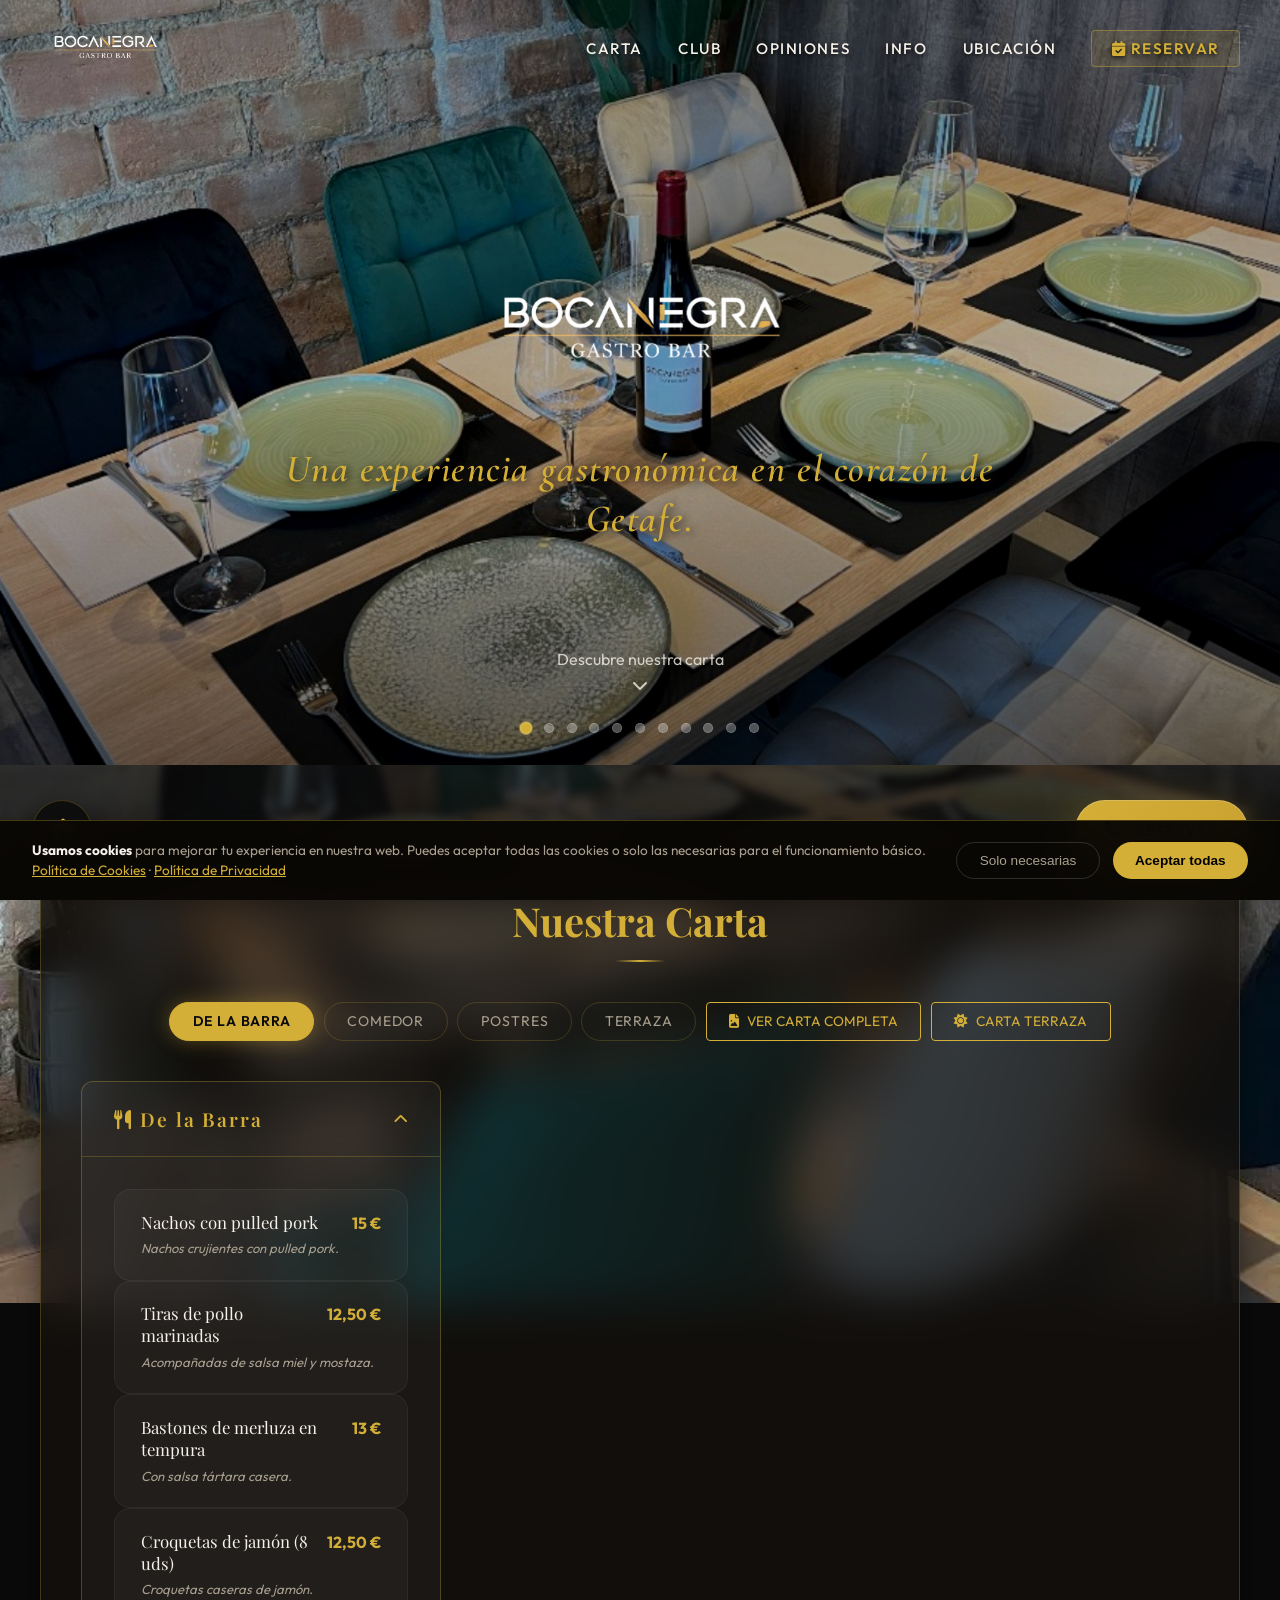
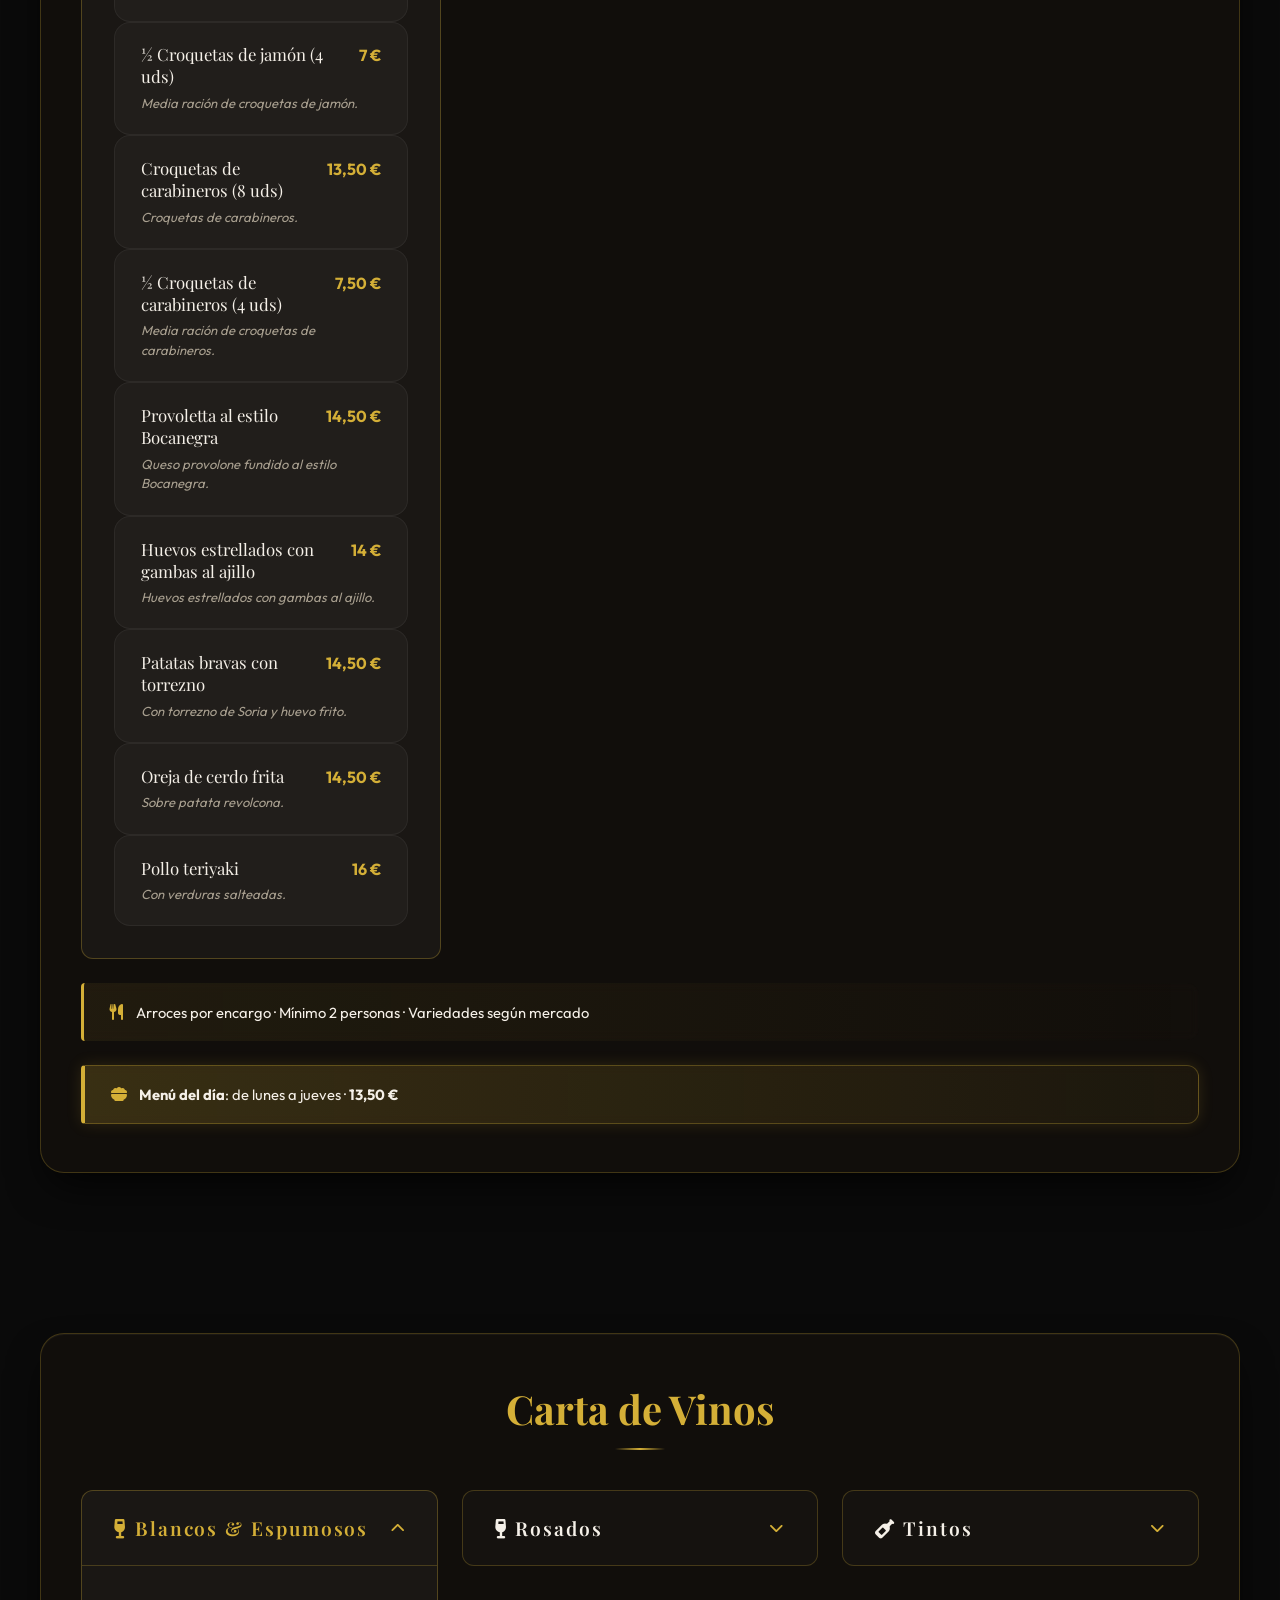
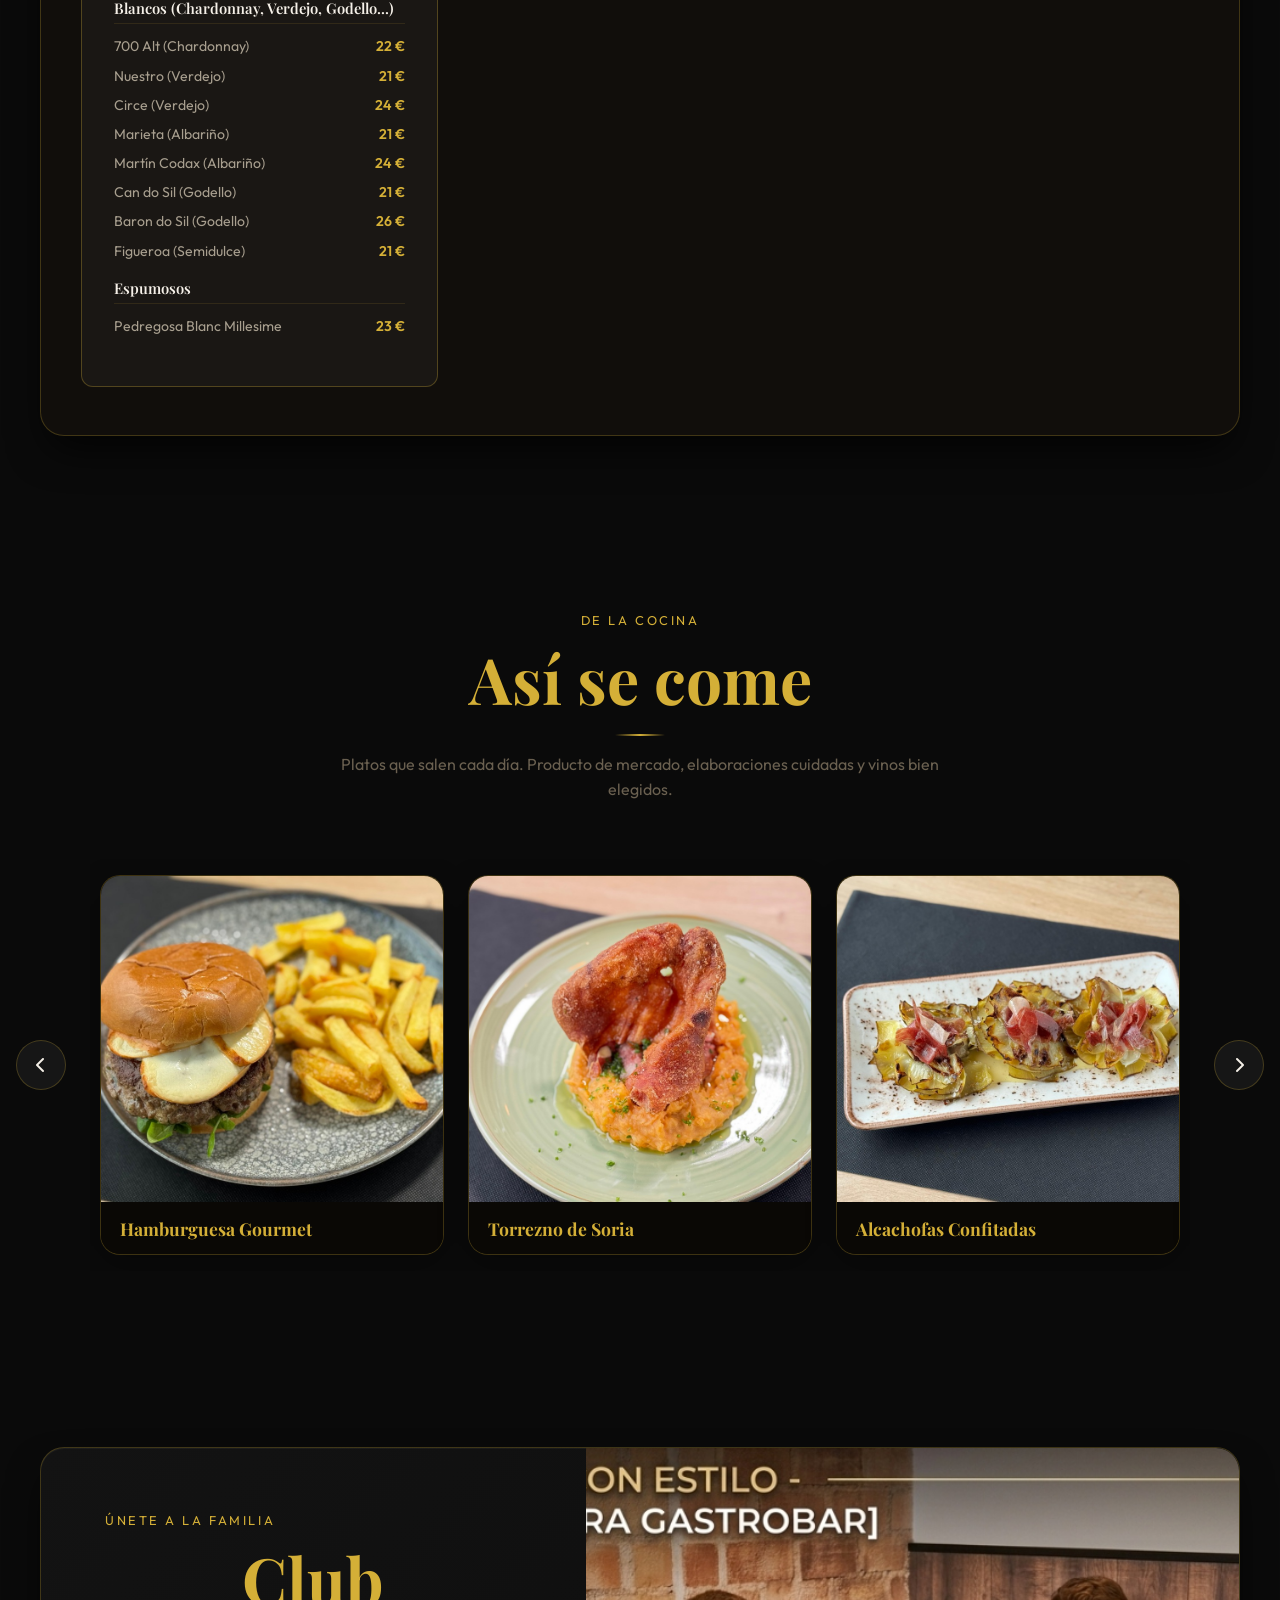
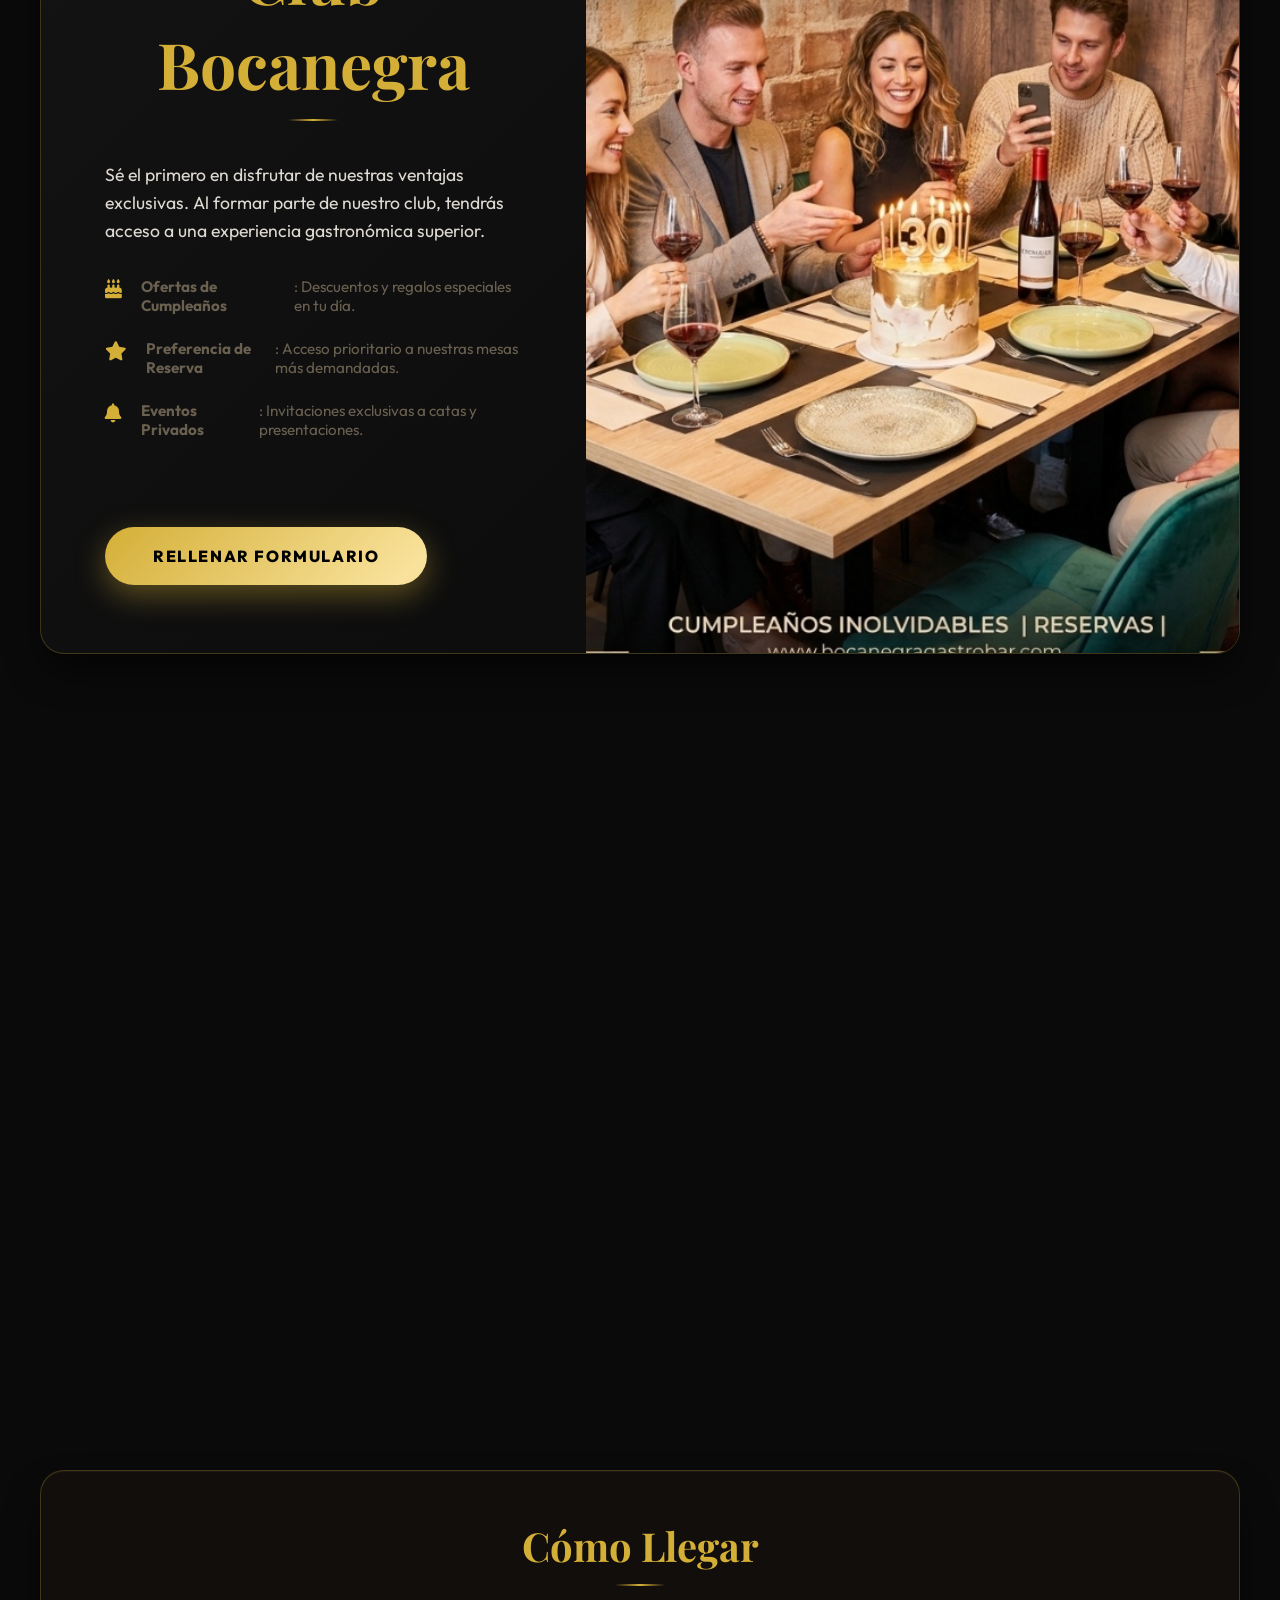
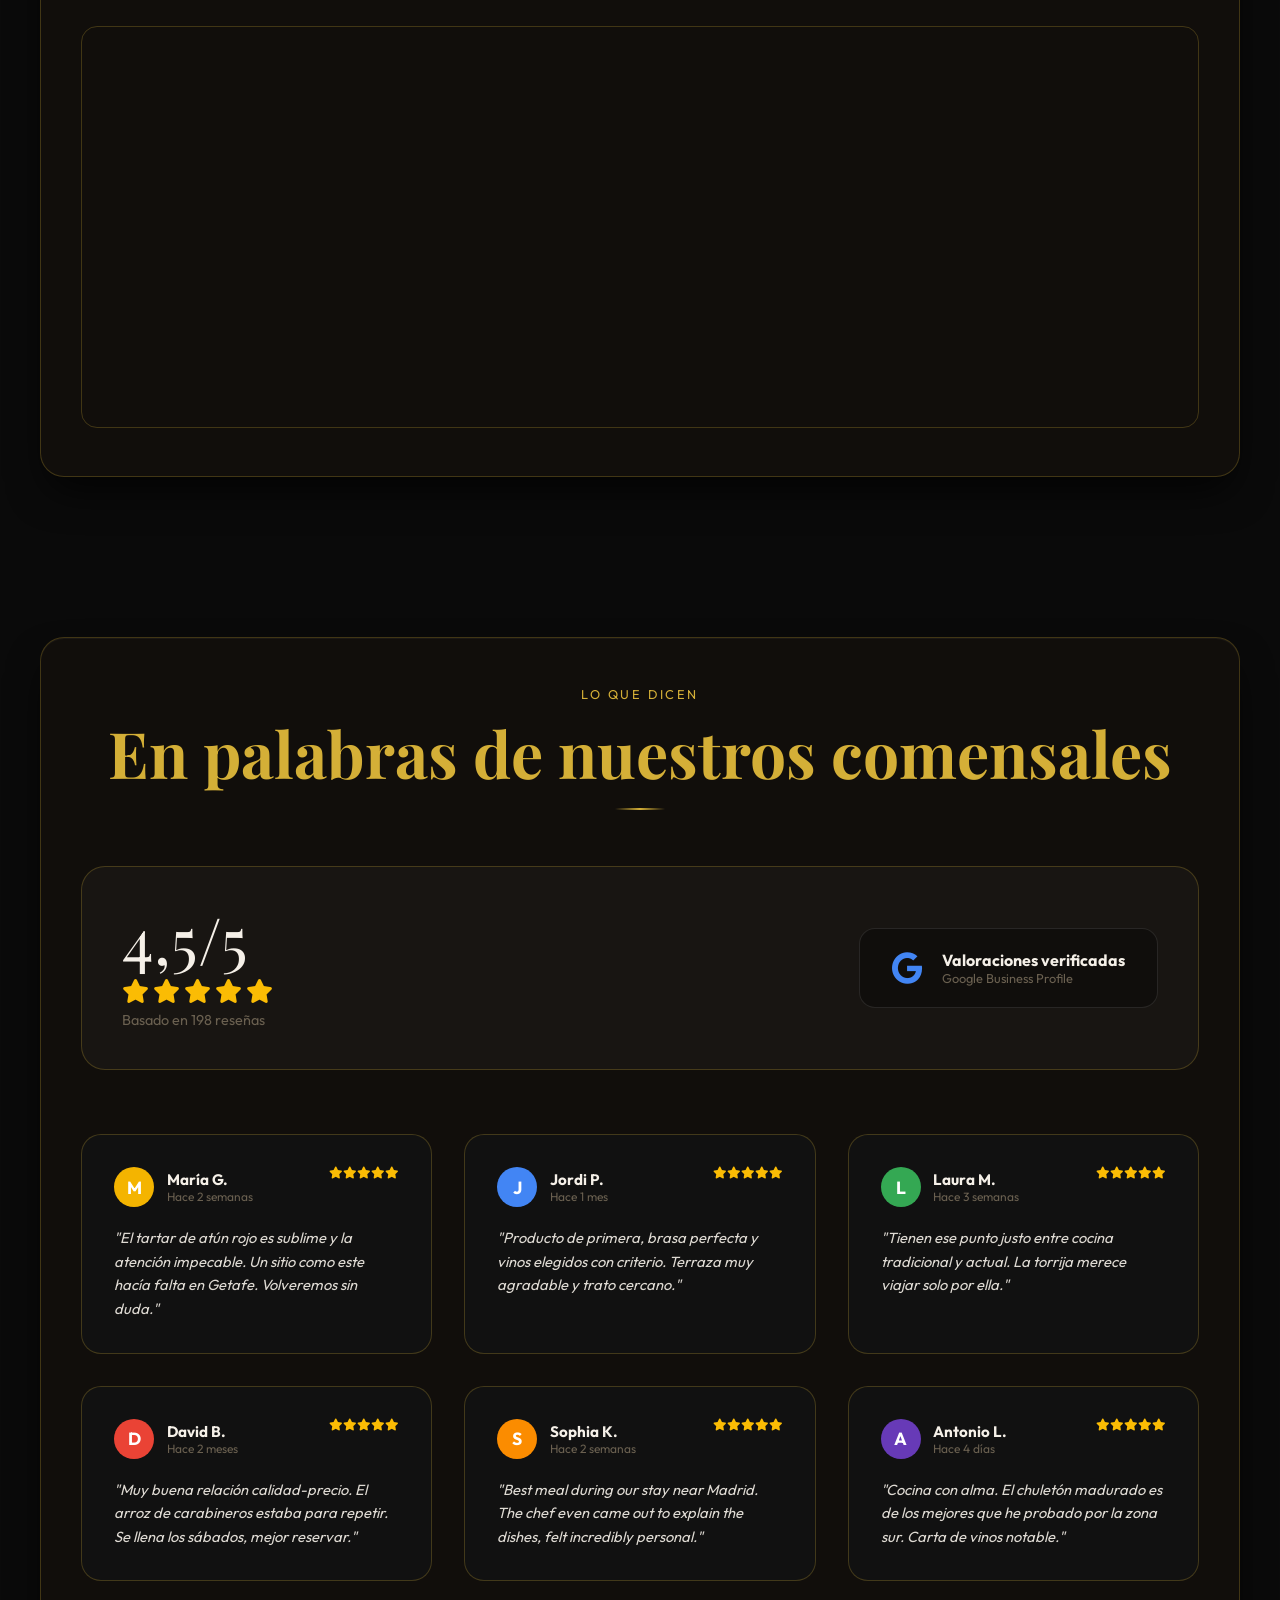
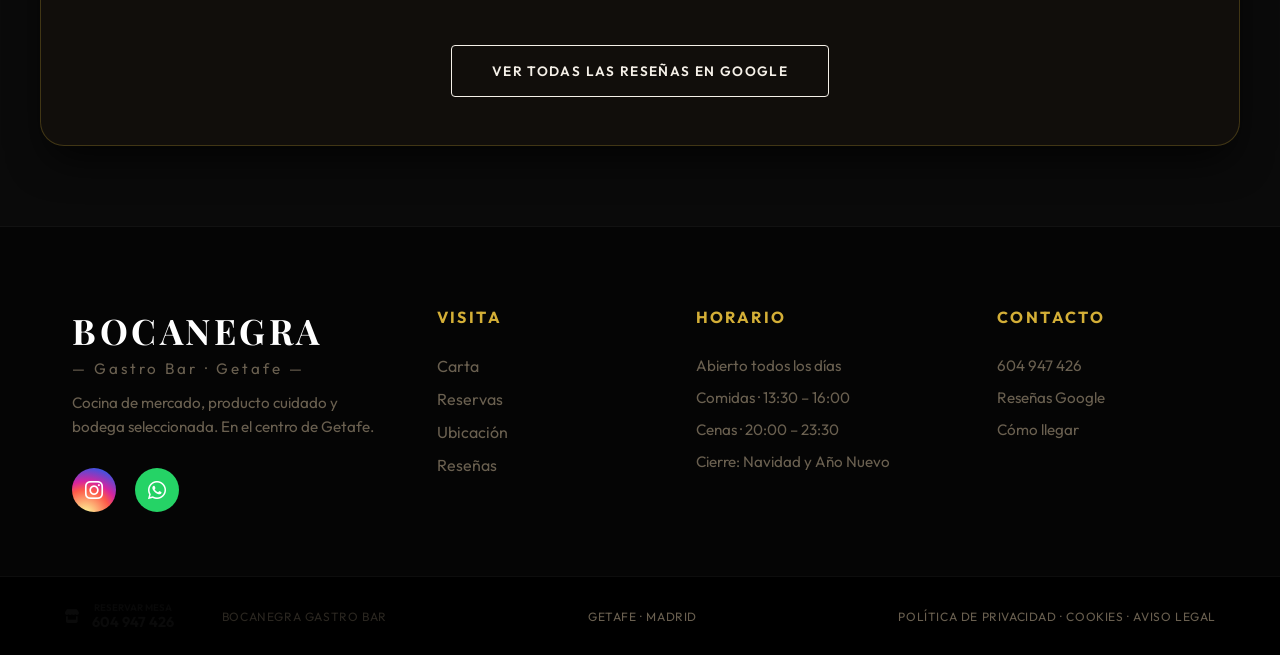
<file: index.html>
<!DOCTYPE html>
<html lang="es">

<head>
    <meta charset="UTF-8">
    <meta name="viewport" content="width=device-width, initial-scale=1.0">
    <title>Restaurante Bocanegra Getafe — Cocina de Huerta, Sabor de Verdad</title>
    <meta name="description"
        content="Cocina honesta con verduras de la huerta, carnes de calidad y postres caseros. Bocanegra es el restaurante familiar de Getafe donde el producto manda y el cliente siempre vuelve.">

    <!-- Fonts -->
    <link rel="preconnect" href="https://fonts.googleapis.com">
    <link
        href="https://fonts.googleapis.com/css2?family=Outfit:wght@300;400;500;600;700&family=Playfair+Display:ital,wght@0,400;0,600;0,700;1,400&family=Cormorant+Garamond:ital,wght@1,500;1,600;1,700&display=swap"
        rel="stylesheet">
    <!-- Icons -->
    <link rel="stylesheet" href="https://cdnjs.cloudflare.com/ajax/libs/font-awesome/6.5.0/css/all.min.css">

    <style>
/* ═══════════════════════════════════════
   BOCANEGRA GASTRO BAR — Design System
   ═══════════════════════════════════════ */

:root {
    --primary: #D4AF37;
    --primary-hover: #b5952f;
    --primary-glow: rgba(212, 175, 55, 0.35);
    --dark-bg: #0a0a0a;
    --dark-surface: #111111;
    --text-main: #f5f0e8;
    --text-muted: #a89f8f;
    --text-dim: #6a6050;
    --accent-warm: #3d2b1a;

    --glass-bg: rgba(20, 16, 12, 0.75);
    --glass-border: rgba(212, 175, 55, 0.25);
    --glass-shadow: 0 20px 40px -10px rgba(0, 0, 0, 0.8), inset 0 1px 1px rgba(255, 255, 255, 0.05);
    --glass-blur: blur(24px);

    --font-heading: 'Playfair Display', serif;
    --font-body: 'Outfit', sans-serif;

    --ease-out: cubic-bezier(0.25, 0.46, 0.45, 0.94);
    --ease-spring: cubic-bezier(0.175, 0.885, 0.32, 1.275);
}

* { margin: 0; padding: 0; box-sizing: border-box; -webkit-tap-highlight-color: transparent; }

html { scroll-behavior: smooth; scroll-padding-top: 70px; }

body {
    font-family: var(--font-body);
    color: var(--text-main);
    background-color: var(--dark-bg);
    overflow-x: hidden;
    min-height: 100vh;
    min-height: 100svh;
    background-image: url('fondo.jpg');
    background-size: cover;
    background-position: center;
    background-attachment: fixed;
    background-repeat: no-repeat;
    -webkit-font-smoothing: antialiased;
    -moz-osx-font-smoothing: grayscale;
}

.bg-overlay {
    position: fixed;
    inset: 0;
    background: linear-gradient(to bottom, rgba(10,10,10,0.75) 0%, rgba(10,10,10,0.45) 40%, rgba(10,10,10,0.65) 70%, rgba(10,10,10,0.90) 100%);
    backdrop-filter: blur(4px);
    -webkit-backdrop-filter: blur(4px);
    z-index: -1;
}

/* ═══════════ NAVIGATION ═══════════ */
.main-nav { position: fixed; top: 0; left: 0; right: 0; z-index: 200; padding: 0.8rem 1.5rem; transition: background 0.4s ease, box-shadow 0.4s ease; }
.main-nav.scrolled { background: rgba(10,8,5,0.92); backdrop-filter: blur(20px); -webkit-backdrop-filter: blur(20px); box-shadow: 0 2px 30px rgba(0,0,0,0.5); }
.nav-inner { max-width: 1200px; margin: 0 auto; display: flex; justify-content: space-between; align-items: center; }
.nav-logo { font-family: var(--font-heading); font-size: 1.4rem; font-weight: 700; letter-spacing: 0.15em; color: var(--text-main); text-decoration: none; transition: color 0.3s; }
.nav-logo:hover { color: var(--primary); }
.nav-logo-img { height: 65px; width: auto; transition: transform 0.3s var(--ease-out); }
.nav-logo:hover .nav-logo-img { transform: scale(1.05); }
.nav-links { display: flex; list-style: none; gap: 2.2rem; align-items: center; }
.nav-links a { text-decoration: none; color: var(--text-main); font-size: 0.95rem; font-weight: 500; letter-spacing: 0.1em; text-transform: uppercase; transition: color 0.3s; text-shadow: 0 2px 5px rgba(0,0,0,0.8); }
.nav-links a:hover { color: var(--text-main); background: rgba(212,175,55,0.08); }
.nav-cta { background: rgba(212,175,55,0.12) !important; border: 1px solid rgba(212,175,55,0.4) !important; color: var(--primary) !important; font-weight: 600 !important; backdrop-filter: blur(5px); border-radius: 4px; padding: 0.5rem 1.2rem !important; }
.nav-cta:hover { background: var(--primary) !important; color: var(--dark-bg) !important; box-shadow: 0 0 20px var(--primary-glow); }
.nav-toggle { display: none; flex-direction: column; gap: 5px; background: none; border: none; cursor: pointer; padding: 4px; }
.nav-toggle span { width: 24px; height: 2px; background: var(--text-main); border-radius: 2px; transition: all 0.3s ease; }

/* ═══════════ HERO ═══════════ */
.hero { min-height: 85vh; min-height: 85svh; display: flex; flex-direction: column; justify-content: center; align-items: center; text-align: center; position: relative; padding: 0; overflow: hidden; background-color: var(--dark-bg); }
.hero-slider { position: absolute; inset: 0; z-index: 1; background-color: #0c0c0c; }
.slide { position: absolute; inset: 0; background-size: cover; background-position: center; background-repeat: no-repeat; opacity: 0; transform: scale(1.18); transition: opacity 1.2s ease-in-out; image-rendering: -webkit-optimize-contrast; filter: contrast(1.08) saturate(1.05); will-change: opacity, transform; }
.slide.active { opacity: 1; animation: kenBurns 7s ease-in-out forwards; }
@keyframes kenBurns { 0% { transform: scale(1.0); } 100% { transform: scale(1.18); } }
.slider-dots { position: absolute; bottom: 2rem; left: 50%; transform: translateX(-50%); display: flex; gap: 0.8rem; z-index: 20; }
.dot { width: 10px; height: 10px; border-radius: 50%; background: rgba(255,255,255,0.3); border: 1px solid rgba(255,255,255,0.2); cursor: pointer; transition: all 0.3s var(--ease-spring); }
.dot.active { background: var(--primary); transform: scale(1.3); box-shadow: 0 0 15px var(--primary-glow); }
.hero::after { content: ''; position: absolute; inset: 0; background: linear-gradient(to bottom, rgba(0,0,0,0.45) 0%, rgba(0,0,0,0.3) 50%, rgba(0,0,0,0.6) 100%); z-index: 2; }
.logo-container { position: relative; z-index: 10; margin-top: 1rem; display: flex; flex-direction: column; align-items: center; gap: 0.3rem; }
.hero-logo { width: 350px; max-width: 85vw; margin-bottom: 0rem; }
.hero-seo-title { font-family: 'Cormorant Garamond', serif; font-size: clamp(1.5rem,3.5vw,2.4rem); font-style: italic; font-weight: 600; color: var(--primary); letter-spacing: 0.04em; margin-top: 1.8rem; text-shadow: 2px 2px 8px rgba(0,0,0,0.9), 0 0 20px rgba(212,175,55,0.2); line-height: 1.3; max-width: 850px; margin-left: auto; margin-right: auto; padding: 0 1rem; }
.scroll-indicator { position: absolute; bottom: 4.5rem; z-index: 10; display: flex; flex-direction: column; align-items: center; gap: 0.5rem; color: var(--text-main); opacity: 0.8; }

/* ═══════════ CONTENT SECTIONS ═══════════ */
.content-section { padding: 5rem 1rem; display: flex; justify-content: center; }
.glass-container { width: 100%; max-width: 1200px; background: var(--glass-bg); backdrop-filter: var(--glass-blur); -webkit-backdrop-filter: var(--glass-blur); border: 1px solid var(--glass-border); border-radius: 24px; padding: 3rem 2.5rem; box-shadow: var(--glass-shadow); }
.section-title { font-family: var(--font-heading); font-size: clamp(1.8rem,4vw,2.5rem); text-align: center; margin-bottom: 2.5rem; color: var(--primary); position: relative; }
.section-title::after { content: ''; display: block; width: 50px; height: 2px; background: linear-gradient(90deg, transparent, var(--primary), transparent); margin: 0.8rem auto 0; }

/* ═══════════ MENU FILTERS ═══════════ */
.menu-filters { display: flex; justify-content: center; flex-wrap: wrap; gap: 0.6rem; margin-bottom: 2.5rem; touch-action: pan-y; }
.filter-btn { background: transparent; border: 1px solid rgba(212,175,55,0.2); color: var(--text-muted); padding: 0.55rem 1.4rem; border-radius: 30px; font-family: var(--font-body); font-size: 0.88rem; cursor: pointer; transition: all 0.3s ease; text-transform: uppercase; letter-spacing: 0.06em; font-weight: 400; touch-action: manipulation; }
.filter-btn:hover { border-color: var(--primary); color: var(--text-main); background: rgba(212,175,55,0.06); }
.filter-btn.active { background: var(--primary); color: var(--dark-bg); border-color: var(--primary); font-weight: 600; box-shadow: 0 0 20px var(--primary-glow); }
.pdf-btn { padding: 0.6rem 1.4rem; background: transparent; border: 1px solid var(--primary); color: var(--primary); border-radius: 4px; text-decoration: none; font-size: 0.86rem; display: flex; align-items: center; gap: 0.5rem; transition: all 0.3s; text-transform: uppercase; }
.pdf-btn:hover { background: var(--primary); color: var(--dark-bg); }

/* ═══════════ MENU GRID ═══════════ */
.menu-grid { display: grid; grid-template-columns: repeat(auto-fill, minmax(320px,1fr)); gap: 1.2rem; transition: opacity 0.4s var(--ease-out), transform 0.4s var(--ease-out); }
.menu-grid.filtering { opacity: 0; transform: translateY(12px); pointer-events: none; }
.menu-item { padding: 1.3rem 1.6rem; border-radius: 16px; background: rgba(255,255,255,0.03); border: 1px solid rgba(255,255,255,0.05); transition: all 0.3s var(--ease-out); display: flex; flex-direction: column; gap: 0.4rem; opacity: 0; animation: itemEntrance 0.5s ease forwards; }
@keyframes itemEntrance { from { opacity: 0; transform: translateY(15px); } to { opacity: 1; transform: translateY(0); } }
.menu-item:hover { transform: translateY(-4px); background: rgba(212,175,55,0.08); border-color: rgba(212,175,55,0.3); box-shadow: 0 10px 25px -10px rgba(0,0,0,0.5); }
.item-header { display: flex; justify-content: space-between; align-items: baseline; gap: 1rem; }
.item-title { font-family: var(--font-heading); font-size: 1.05rem; color: var(--text-main); font-weight: 400; }
.item-price { font-weight: 700; color: var(--primary); font-size: 1rem; white-space: nowrap; }
.item-desc { font-size: 0.82rem; color: var(--text-muted); line-height: 1.5; font-style: italic; }
.menu-note { margin-top: 1.5rem; padding: 1.2rem 1.6rem; background: linear-gradient(90deg,rgba(212,175,55,0.08),transparent); border-left: 3px solid var(--primary); border-radius: 4px 12px 12px 4px; color: var(--text-main); font-size: 0.92rem; display: flex; align-items: center; gap: 0.8rem; backdrop-filter: blur(5px); }
.menu-note.highlight { background: linear-gradient(90deg,rgba(212,175,55,0.2),rgba(212,175,55,0.05)); border: 1px solid rgba(212,175,55,0.3); border-left: 4px solid var(--primary); box-shadow: 0 0 15px rgba(212,175,55,0.15); animation: gold-pulse 3s infinite alternate; }
@keyframes gold-pulse { 0% { box-shadow: 0 0 15px rgba(212,175,55,0.1); } 100% { box-shadow: 0 0 25px rgba(212,175,55,0.3); } }

/* ═══════════ ACCORDION MENU ═══════════ */
.wine-accordion { display: grid; grid-template-columns: repeat(3,1fr); gap: 1.5rem; align-items: start; margin-top: 2rem; }
@media (max-width: 900px) { .wine-accordion { grid-template-columns: 1fr; } }
.menu-accordion { border: 1px solid var(--glass-border); border-radius: 12px; background: rgba(255,255,255,0.02); overflow: hidden; transition: all 0.3s var(--ease-out); }
.menu-accordion[open] { border-color: rgba(212,175,55,0.3); background: rgba(255,255,255,0.04); }
.accordion-header { padding: 1.5rem 2rem; display: flex; justify-content: space-between; align-items: center; cursor: pointer; list-style: none; font-family: var(--font-heading); font-size: 1.2rem; font-weight: 600; letter-spacing: 0.1em; color: var(--text-main); transition: all 0.3s; }
.accordion-header::-webkit-details-marker { display: none; }
.accordion-header:hover { background: rgba(212,175,55,0.05); color: var(--primary); }
.menu-accordion[open] .accordion-header { color: var(--primary); border-bottom: 1px solid var(--glass-border); }
.toggle-icon { font-size: 0.9rem; transition: transform 0.4s var(--ease-spring); color: var(--primary); }
.menu-accordion[open] .toggle-icon { transform: rotate(180deg); }
.accordion-content { padding: 2rem; }
.menu-note i { color: var(--primary); font-size: 1rem; }

/* ═══════════ WINE SECTION ═══════════ */
.wine-regions-grid { display: grid; grid-template-columns: 1fr; gap: 2rem; }
.wine-sub { margin-bottom: 0.8rem; }
.wine-sub h4 { font-family: var(--font-heading); color: var(--text-main); font-size: 0.92rem; font-weight: 600; margin-bottom: 0.5rem; padding-bottom: 0.3rem; border-bottom: 1px solid rgba(212,175,55,0.12); }
.wine-item { display: flex; justify-content: space-between; align-items: baseline; padding: 0.35rem 0; font-size: 0.88rem; color: var(--text-muted); }
.wine-price { color: var(--primary); font-weight: 600; white-space: nowrap; margin-left: 1rem; }

/* ═══════════ INFO SECTION ═══════════ */
.info-grid { display: grid; grid-template-columns: repeat(auto-fill,minmax(250px,1fr)); gap: 1.5rem; }
.info-card { background: rgba(255,255,255,0.025); border: 1px solid rgba(212,175,55,0.1); border-radius: 16px; padding: 1.8rem; transition: transform 0.3s var(--ease-out), border-color 0.3s; }
.info-card:hover { transform: translateY(-3px); border-color: rgba(212,175,55,0.25); }
.info-icon { width: 48px; height: 48px; border-radius: 12px; background: rgba(212,175,55,0.1); display: flex; align-items: center; justify-content: center; margin-bottom: 1rem; color: var(--primary); font-size: 1.2rem; }
.info-card h3 { font-family: var(--font-heading); color: var(--text-main); font-size: 1.15rem; margin-bottom: 0.8rem; }
.info-list { list-style: none; display: flex; flex-direction: column; gap: 0.5rem; font-size: 0.9rem; color: var(--text-muted); }
.info-list strong { color: var(--text-main); font-weight: 500; margin-right: 0.3rem; }
.info-muted { font-size: 0.82rem; color: var(--text-dim); font-style: italic; }
.info-link { color: var(--primary); text-decoration: none; display: inline-flex; align-items: center; gap: 0.4rem; transition: color 0.2s; font-weight: 500; }
.info-link:hover { color: #e6c86a; }

/* ═══════════ MAP ═══════════ */
.map-wrapper { border-radius: 16px; overflow: hidden; border: 1px solid var(--glass-border); }
.map-wrapper iframe { display: block; width: 100%; min-height: 350px; }

/* ═══════════ REVIEWS ═══════════ */
.rating-overview { display: flex; justify-content: space-between; align-items: center; background: rgba(255,255,255,0.03); padding: 2.5rem; border-radius: 24px; margin-bottom: 4rem; border: 1px solid var(--glass-border); flex-wrap: wrap; gap: 2rem; }
.rating-main { display: flex; flex-direction: column; gap: 0.5rem; }
.rating-score { font-size: 4rem; font-family: var(--font-heading); color: var(--text-main); line-height: 1; }
.rating-stars { color: #fbbc04; font-size: 1.5rem; display: flex; gap: 4px; }
.rating-count { font-size: 0.9rem; color: var(--text-dim); }
.verified-badge { background: rgba(0,0,0,0.3); padding: 1.2rem 2rem; border-radius: 16px; display: flex; align-items: center; gap: 1.2rem; border: 1px solid rgba(255,255,255,0.1); }
.badge-icon { font-size: 2rem; color: #4285f4; }
.badge-text { display: flex; flex-direction: column; }
.badge-text strong { font-size: 1rem; color: var(--text-main); }
.badge-text span { font-size: 0.8rem; color: var(--text-dim); }
.reviews-grid { display: grid; grid-template-columns: repeat(3,1fr); gap: 2rem; margin-bottom: 4rem; }
.review-card { background: var(--dark-surface); padding: 2rem; border-radius: 20px; border: 1px solid var(--glass-border); transition: transform 0.3s var(--ease-out); display: flex; flex-direction: column; gap: 1.2rem; }
.review-card:hover { transform: translateY(-5px); border-color: rgba(212,175,55,0.3); }
.review-meta { display: flex; justify-content: space-between; align-items: flex-start; }
.review-user { display: flex; align-items: center; gap: 0.8rem; }
.user-avatar { width: 40px; height: 40px; border-radius: 50%; display: flex; align-items: center; justify-content: center; color: white; font-weight: bold; font-size: 1.1rem; }
.user-info { display: flex; flex-direction: column; }
.user-info strong { font-size: 0.95rem; color: var(--text-main); }
.user-info span { font-size: 0.75rem; color: var(--text-dim); }
.review-stars-small { color: #fbbc04; font-size: 0.75rem; display: flex; }
.review-text { font-size: 0.92rem; line-height: 1.6; color: var(--text-main); font-style: italic; opacity: 0.9; }
.reviews-footer { display: flex; justify-content: center; }
.google-btn { display: inline-block; padding: 1rem 2.5rem; background: transparent; border: 1px solid var(--text-main); color: var(--text-main); text-decoration: none; font-size: 0.85rem; font-weight: 600; letter-spacing: 0.1em; border-radius: 4px; transition: all 0.3s; }
.google-btn:hover { background: var(--text-main); color: var(--dark-bg); }
@media (max-width: 1100px) { .reviews-grid { grid-template-columns: repeat(2,1fr); } }
@media (max-width: 768px) { .reviews-grid { display: flex; flex-wrap: nowrap; overflow-x: auto; gap: 1.2rem; padding: 0.5rem 1.5rem 2rem; scroll-snap-type: x mandatory; -webkit-overflow-scrolling: touch; margin: 0 -1.5rem; } .review-card { flex: 0 0 280px; scroll-snap-align: center; background: rgba(255,255,255,0.03); } }

/* ═══════════ CLUB BOCANEGRA ═══════════ */
.club-card { padding: 0 !important; overflow: hidden; background: linear-gradient(135deg,rgba(20,20,20,0.95) 0%,rgba(10,10,10,0.98) 100%); }
.club-content { display: grid; grid-template-columns: 1fr 1.2fr; min-height: 600px; }
.club-text { padding: 4rem; display: flex; flex-direction: column; justify-content: center; }
.club-intro { font-size: 1.1rem; line-height: 1.6; color: var(--text-main); margin: 1.5rem 0 2rem; opacity: 0.9; }
.club-benefits { list-style: none; padding: 0; margin-bottom: 3rem; }
.club-benefits li { display: flex; align-items: flex-start; gap: 1.2rem; margin-bottom: 1.5rem; color: var(--text-dim); font-size: 0.95rem; }
.club-benefits i { color: var(--primary); font-size: 1.2rem; margin-top: 0.2rem; }
.club-cta-wrapper { margin-top: 1rem; }
.shiny-gold-btn { display: inline-block; background: linear-gradient(135deg,#d4af37 0%,#f9e29c 50%,#d4af37 100%); background-size: 200% auto; color: #000; padding: 1.2rem 3rem; border-radius: 50px; font-size: 1rem; font-weight: 800; letter-spacing: 0.1em; text-decoration: none; text-transform: uppercase; position: relative; overflow: hidden; box-shadow: 0 10px 30px rgba(212,175,55,0.4); transition: all 0.4s var(--ease-out); border: none; }
.shiny-gold-btn::after { content: ''; position: absolute; top: -50%; left: -100%; width: 50%; height: 200%; background: linear-gradient(to right,rgba(255,255,255,0) 0%,rgba(255,255,255,0.6) 50%,rgba(255,255,255,0) 100%); transform: rotate(30deg); animation: btn-shine 3s infinite; }
.shiny-gold-btn:hover { transform: translateY(-5px) scale(1.02); box-shadow: 0 15px 40px rgba(212,175,55,0.6); background-position: right center; }
@keyframes btn-shine { 0% { left: -100%; } 20% { left: 150%; } 100% { left: 150%; } }
.club-visuals { position: relative; background: #000; overflow: hidden; }
.club-carousel { width: 100%; height: 100%; position: relative; }
.club-slide { position: absolute; inset: 0; background-size: cover; background-position: center; background-repeat: no-repeat; opacity: 0; transition: opacity 1.5s ease-in-out, transform 6s linear; z-index: 1; }
.club-slide.active { opacity: 1; z-index: 2; transform: scale(1.08); }
@media (max-width: 1000px) { .club-content { grid-template-columns: 1fr; } .club-visuals { height: 350px; order: -1; } .club-text { padding: 3rem 2rem; } }

/* ═══════════ FOOTER ═══════════ */
.main-footer { background: #050505; padding-top: 5rem; color: #fff; border-top: 1px solid rgba(255,255,255,0.05); }
.footer-top { max-width: 1200px; margin: 0 auto; padding: 0 2rem 4rem; display: grid; grid-template-columns: 1.5fr 1fr 1.2fr 1fr; gap: 3rem; }
.footer-brand-title { font-family: var(--font-heading); font-size: 2.2rem; letter-spacing: 0.1em; margin-bottom: 0.3rem; }
.footer-brand-subtitle { color: var(--primary); font-size: 0.85rem; letter-spacing: 0.2em; margin-bottom: 1.5rem; }
.footer-brand-desc { color: var(--text-dim); line-height: 1.6; font-size: 0.95rem; }
.footer-col h3 { color: var(--primary); font-size: 1rem; letter-spacing: 0.15em; margin-bottom: 1.8rem; }
.footer-col ul { list-style: none; padding: 0; }
.footer-col ul li { margin-bottom: 0.8rem; }
.footer-col a { color: var(--text-dim); text-decoration: none; transition: color 0.3s; }
.footer-col a:hover { color: var(--primary); }
.footer-col p { color: var(--text-dim); margin-bottom: 0.8rem; font-size: 0.95rem; }
.footer-social { display: flex; gap: 1.2rem; margin-top: 1.8rem; }
.footer-social a { width: 44px; height: 44px; border-radius: 50%; display: flex; justify-content: center; align-items: center; font-size: 1.3rem; transition: all 0.4s var(--ease-spring); text-decoration: none; border: none; }
.footer-social a.social-ig { background: radial-gradient(circle at 30% 107%,#fdf497 0%,#fdf497 5%,#fd5949 45%,#d6249f 60%,#285AEB 90%); color: #fff; }
.footer-social a.social-wa { background: #25D366; color: #fff; }
.footer-social a.social-ig:hover { transform: translateY(-5px) scale(1.1); box-shadow: 0 10px 25px rgba(214,36,159,0.4); }
.footer-social a.social-wa:hover { transform: translateY(-5px) scale(1.1); box-shadow: 0 10px 25px rgba(37,211,102,0.4); }
.footer-bottom { background: #000; padding: 1.5rem 4rem; display: flex; justify-content: space-between; align-items: center; border-top: 1px solid rgba(255,255,255,0.05); font-size: 0.75rem; letter-spacing: 0.05em; color: var(--text-dim); }
.footer-bottom-left { display: flex; align-items: center; gap: 3rem; }
.footer-reserve-tag { background: var(--primary); color: var(--dark-bg); display: flex; align-items: center; gap: 0.8rem; padding: 0.4rem 1.2rem; border-radius: 40px; text-decoration: none; }
.tag-text { display: flex; flex-direction: column; }
.tag-text span { font-size: 0.6rem; font-weight: 700; opacity: 0.8; }
.tag-text strong { font-size: 0.9rem; }
.footer-id { opacity: 0.4; }
.footer-bottom-right a { color: var(--text-dim); text-decoration: none; }
button.footer-reserve-tag { background: none; border: none; cursor: pointer; padding: 0; font-family: inherit; }

/* ═══════════ FLOATING BUTTONS ═══════════ */
.reserve-fab { position: fixed; bottom: 2.5rem; right: 2rem; height: 60px; padding: 0 1.8rem; border-radius: 40px; background: linear-gradient(135deg,var(--primary),#c9a030); color: var(--dark-bg); font-size: 1.1rem; display: flex; justify-content: center; align-items: center; gap: 0.8rem; cursor: pointer; box-shadow: 0 12px 40px rgba(212,175,55,0.4); z-index: 1000; transition: all 0.4s var(--ease-spring); border: 1px solid rgba(255,255,255,0.2); }
.fab-label { font-family: var(--font-body); font-size: 0.95rem; font-weight: 700; letter-spacing: 0.05em; text-transform: uppercase; }
.reserve-fab:hover { transform: translateY(-5px) scale(1.05); box-shadow: 0 15px 45px rgba(212,175,55,0.6); color: var(--dark-bg); }
.home-float { position: fixed; left: 2rem; bottom: 2.5rem; width: 60px; height: 60px; background: rgba(10,10,10,0.85); border: 1px solid var(--glass-border); backdrop-filter: blur(15px); color: var(--primary); border-radius: 50%; display: flex; justify-content: center; align-items: center; font-size: 1.4rem; z-index: 1000; transition: all 0.4s var(--ease-spring); text-decoration: none; box-shadow: 0 8px 30px rgba(0,0,0,0.5); }
.home-float:hover { background: var(--primary); color: var(--dark-bg); transform: translateY(-5px) scale(1.1); box-shadow: 0 12px 35px var(--primary-glow); }
.pulse { animation: pulse-ring 2.5s infinite; }
@keyframes pulse-ring { 0% { box-shadow: 0 0 0 0 rgba(212,175,55,0.5); } 70% { box-shadow: 0 0 0 18px rgba(212,175,55,0); } 100% { box-shadow: 0 0 0 0 rgba(212,175,55,0); } }

/* ═══════════ DISHES CAROUSEL ═══════════ */
.dishes-section { padding: 6rem 1rem; max-width: 1300px; margin: 0 auto; }
.section-header { text-align: center; margin-bottom: 3.5rem; }
.section-subtitle { font-family: var(--font-body); text-transform: uppercase; letter-spacing: 0.2em; font-size: 0.8rem; color: var(--primary); display: block; margin-bottom: 0.5rem; }
.section-title.gold-text { font-size: clamp(2.5rem,5vw,4rem); margin-bottom: 1rem; }
.section-desc { color: var(--text-dim); max-width: 600px; margin: 0 auto; line-height: 1.6; }
.carousel-container { position: relative; display: flex; align-items: center; gap: 1.5rem; }
.carousel-viewport { flex: 1; overflow: hidden; padding: 1rem 10px; }
.carousel-track { display: flex; gap: 1.5rem; transition: transform 0.6s cubic-bezier(0.23,1,0.32,1); will-change: transform; }
.dish-card { flex: 0 0 calc((100% - 3rem) / 3); background: #0a0805; border-radius: 20px; overflow: hidden; border: 1px solid var(--glass-border); transition: transform 0.4s var(--ease-spring), border-color 0.4s; box-shadow: 0 10px 30px rgba(0,0,0,0.3); display: flex; flex-direction: column; height: 380px; }
.dish-card:hover { transform: translateY(-10px); border-color: var(--primary); box-shadow: 0 15px 40px rgba(212,175,55,0.15); }
.dish-img { flex: 1; background-size: cover; background-position: center; background-repeat: no-repeat; transition: transform 0.6s; image-rendering: -webkit-optimize-contrast; }
.dish-card:hover .dish-img { transform: scale(1.05); }
.dish-info { padding: 0.9rem 1.2rem; background: #0a0805; flex-shrink: 0; }
.dish-info h3 { font-family: var(--font-heading); color: var(--primary); font-size: 1.1rem; margin: 0; }
.dish-info p { display: none; }
.carousel-btn { width: 50px; height: 50px; border-radius: 50%; background: rgba(255,255,255,0.05); border: 1px solid var(--glass-border); color: var(--text-main); cursor: pointer; display: flex; justify-content: center; align-items: center; transition: all 0.3s; font-size: 1rem; z-index: 10; }
.carousel-btn:hover { background: var(--primary); color: var(--dark-bg); border-color: var(--primary); box-shadow: 0 0 20px var(--primary-glow); }
@media (max-width: 1024px) { .dish-card { flex: 0 0 calc((100% - 1.5rem) / 2); } }
@media (max-width: 650px) { .dish-card { flex: 0 0 100%; } .carousel-container { gap: 0.5rem; } .dishes-section { padding: 4rem 1rem; } }

/* ═══════════ ANIMATIONS ═══════════ */
.bounce { animation: bounce 2.5s infinite; }
@keyframes bounce { 0%,20%,50%,80%,100% { transform: translateY(0); } 40% { transform: translateY(-8px); } 60% { transform: translateY(-4px); } }
.fade-in-up { animation: fadeInUp 1s ease-out forwards; }
.skew-in { animation: skewIn 1s var(--ease-out) forwards; }
.slide-in-bottom { opacity: 0; transform: translateY(40px); transition: opacity 0.8s ease, transform 0.8s var(--ease-out); }
.slide-in-bottom.visible { opacity: 1; transform: translateY(0); }
@keyframes fadeInUp { from { opacity: 0; transform: translateY(20px); } to { opacity: 1; transform: translateY(0); } }
@keyframes skewIn { from { opacity: 0; transform: translateY(40px) skewY(4deg); } to { opacity: 1; transform: translateY(0) skewY(0); } }

/* ═══════════ MODAL RESERVA ═══════════ */
.reserve-modal-overlay { display: none; position: fixed; inset: 0; background: rgba(0,0,0,0.75); backdrop-filter: blur(6px); z-index: 9999; align-items: center; justify-content: center; }
.reserve-modal-overlay.active { display: flex; }
.reserve-modal-box { background: linear-gradient(135deg,rgba(20,16,10,0.98),rgba(10,8,5,0.99)); border: 1px solid rgba(201,163,87,0.35); border-radius: 20px; padding: 2.5rem 2rem 2rem; max-width: 420px; width: 90%; text-align: center; position: relative; box-shadow: 0 0 60px rgba(201,163,87,0.15); }
.reserve-modal-close { position: absolute; top: 1rem; right: 1rem; background: rgba(255,255,255,0.08); border: none; color: #aaa; width: 32px; height: 32px; border-radius: 50%; cursor: pointer; font-size: 1rem; display: flex; align-items: center; justify-content: center; transition: background 0.2s; }
.reserve-modal-close:hover { background: rgba(255,255,255,0.15); color: #fff; }
.reserve-modal-sub { font-size: 0.75rem; letter-spacing: 0.15em; text-transform: uppercase; color: var(--primary); margin-bottom: 0.5rem; }
.reserve-modal-title { font-size: 1.4rem; color: #fff; font-family: 'Playfair Display', serif; margin-bottom: 2rem; }
.reserve-modal-options { display: flex; gap: 1rem; justify-content: center; }
.reserve-option-btn { flex: 1; display: flex; flex-direction: column; align-items: center; gap: 0.4rem; padding: 1.5rem 1rem; border-radius: 14px; border: 1px solid rgba(201,163,87,0.3); background: rgba(201,163,87,0.07); color: #fff; text-decoration: none; transition: background 0.25s, border-color 0.25s, transform 0.2s; cursor: pointer; }
.reserve-option-btn:hover { background: rgba(201,163,87,0.18); border-color: var(--primary); transform: translateY(-3px); }
.reserve-option-btn i { font-size: 1.6rem; color: var(--primary); }
.reserve-option-btn span { font-size: 1.05rem; font-weight: 600; letter-spacing: 0.05em; }

/* ═══════════ RESPONSIVE ═══════════ */
@media (max-width: 900px) { .footer-top { grid-template-columns: 1fr 1fr; } .footer-bottom { flex-direction: column; gap: 1.5rem; padding: 2rem; text-align: center; } .footer-bottom-left { flex-direction: column; gap: 1rem; } }
@media (max-width: 768px) {
    .nav-toggle { display: flex; }
    .nav-links { position: fixed; top: 0; right: -100%; width: 70%; max-width: 300px; height: 100vh; background: rgba(10,8,5,0.97); backdrop-filter: blur(20px); flex-direction: column; padding: 5rem 1.5rem 2rem; gap: 0.5rem; transition: right 0.4s var(--ease-out); border-left: 1px solid var(--glass-border); }
    .nav-links.open { right: 0; }
    .nav-links a { font-size: 1rem; padding: 0.8rem 1rem; }
    .nav-logo-img { height: 50px; }
    .hero-logo { width: 280px; max-width: 85vw; }
    .club-content { grid-template-columns: 1fr; }
    .club-visuals { height: 450px !important; order: -1; }
    .club-text { padding: 3rem 1.5rem !important; text-align: center; }
    .club-benefits { text-align: left; }
    .shiny-gold-btn { width: 100%; text-align: center; padding: 1rem; }
    .content-section { padding: 3rem 0.8rem; }
    .glass-container { padding: 2rem 1.2rem; border-radius: 18px; }
    .menu-grid { grid-template-columns: 1fr; gap: 0.8rem; }
    .info-grid { grid-template-columns: 1fr; }
    .footer-social { justify-content: center; margin-bottom: 2rem; }
}
@media (max-width: 600px) { .reserve-fab { bottom: 1.5rem; right: 1.5rem; width: auto; height: 55px; padding: 0 1.2rem; z-index: 10000; } .home-float { bottom: 1.5rem; left: 1.5rem; width: 55px; height: 55px; z-index: 10000; } .footer-top { grid-template-columns: 1fr; text-align: center; gap: 2.5rem; } .footer-bottom { padding: 1.5rem 1rem; text-align: center; } .footer-bottom-left { gap: 1rem; } }
@media (max-width: 480px) { .filter-btn { padding: 0.6rem 1.4rem; font-size: 0.78rem; } .menu-item { padding: 1rem; } .item-title { font-size: 0.95rem; } .nav-logo-img { height: 42px; } .hero-logo { width: 220px; } .club-visuals { height: 380px !important; } }
@media (max-width: 768px) { .reserve-modal-box { padding: 2rem 1.5rem 1.75rem; border-radius: 18px; width: 92%; } .reserve-modal-title { font-size: 1.25rem; margin-bottom: 1.5rem; } .reserve-option-btn { padding: 1.25rem 0.75rem; border-radius: 12px; } .reserve-option-btn i { font-size: 1.4rem; } .reserve-option-btn span { font-size: 1rem; } }
@media (max-width: 480px) { .reserve-modal-box { padding: 1.75rem 1.25rem 1.5rem; width: 95%; border-radius: 16px; } .reserve-modal-title { font-size: 1.1rem; margin-bottom: 1.25rem; } .reserve-modal-options { gap: 0.75rem; } .reserve-option-btn { padding: 1.1rem 0.5rem; border-radius: 10px; } .reserve-option-btn i { font-size: 1.3rem; } .reserve-option-btn span { font-size: 0.95rem; } .reserve-fab { bottom: 1.2rem; right: 1.2rem; padding: 0.9rem 1.3rem; } }

/* ═══════════ COOKIE BANNER ═══════════ */
#cookie-banner { position: fixed; bottom: 0; left: 0; right: 0; z-index: 99999; background: rgba(10,8,5,0.97); border-top: 1px solid rgba(212,175,55,0.3); padding: 1.2rem 2rem; display: flex; align-items: center; justify-content: space-between; gap: 1.5rem; flex-wrap: wrap; backdrop-filter: blur(20px); transform: translateY(100%); transition: transform 0.5s var(--ease-out); }
#cookie-banner.visible { transform: translateY(0); }
.cookie-text { flex: 1; min-width: 200px; font-size: 0.85rem; color: var(--text-muted); line-height: 1.5; }
.cookie-text strong { color: var(--text-main); }
.cookie-text a { color: var(--primary); text-decoration: underline; cursor: pointer; }
.cookie-btns { display: flex; gap: 0.8rem; flex-wrap: wrap; }
.cookie-btn-accept { background: var(--primary); color: #000; border: none; padding: 0.6rem 1.4rem; border-radius: 30px; font-weight: 700; font-size: 0.85rem; cursor: pointer; transition: all 0.3s; white-space: nowrap; }
.cookie-btn-accept:hover { background: #e6c84a; }
.cookie-btn-reject { background: transparent; color: var(--text-muted); border: 1px solid rgba(255,255,255,0.15); padding: 0.6rem 1.4rem; border-radius: 30px; font-size: 0.85rem; cursor: pointer; transition: all 0.3s; white-space: nowrap; }
.cookie-btn-reject:hover { border-color: var(--text-muted); color: var(--text-main); }

/* ═══════════ LEGAL MODALES ═══════════ */
.legal-modal-overlay { display: none; position: fixed; inset: 0; background: rgba(0,0,0,0.85); backdrop-filter: blur(8px); z-index: 99998; align-items: center; justify-content: center; padding: 1rem; }
.legal-modal-overlay.active { display: flex; }
.legal-modal-box { background: linear-gradient(135deg,rgba(18,14,10,0.99),rgba(10,8,5,0.99)); border: 1px solid rgba(212,175,55,0.25); border-radius: 20px; padding: 2.5rem; max-width: 700px; width: 100%; max-height: 80vh; overflow-y: auto; position: relative; }
.legal-modal-box h2 { font-family: 'Playfair Display',serif; color: var(--primary); font-size: 1.5rem; margin-bottom: 1.5rem; }
.legal-modal-box h3 { color: var(--text-main); font-size: 1rem; margin: 1.2rem 0 0.5rem; }
.legal-modal-box p, .legal-modal-box li { color: var(--text-muted); font-size: 0.88rem; line-height: 1.7; margin-bottom: 0.5rem; }
.legal-modal-box ul { padding-left: 1.2rem; margin-bottom: 0.8rem; }
.legal-modal-close { position: absolute; top: 1rem; right: 1rem; background: rgba(255,255,255,0.08); border: none; color: #aaa; width: 32px; height: 32px; border-radius: 50%; cursor: pointer; font-size: 1rem; display: flex; align-items: center; justify-content: center; transition: background 0.2s; }
.legal-modal-close:hover { background: rgba(255,255,255,0.2); color: #fff; }
@media (max-width: 600px) { #cookie-banner { padding: 1rem; flex-direction: column; align-items: flex-start; } .cookie-btns { width: 100%; } .cookie-btn-accept, .cookie-btn-reject { flex: 1; text-align: center; } }
    </style>
</head>

<body>
    <div class="bg-overlay"></div>

    <!-- ═══════════ NAVIGATION ═══════════ -->
    <nav class="main-nav" id="main-nav">
        <div class="nav-inner">
            <a href="#hero" class="nav-logo"><img src="logo_new.png" alt="Bocanegra Gastro Bar" class="nav-logo-img"></a>
            <button class="nav-toggle" id="nav-toggle" aria-label="Menú">
                <span></span><span></span><span></span>
            </button>
            <ul class="nav-links" id="nav-links">
                <li><a href="#carta">Carta</a></li>
                <li><a href="#club">Club</a></li>
                <li><a href="#reviews">Opiniones</a></li>
                <li><a href="#info">Info</a></li>
                <li><a href="#ubicacion">Ubicación</a></li>
                <li><a onclick="openReserveModal()" class="nav-cta" style="cursor:pointer;"><i class="fa-solid fa-calendar-check"></i> Reservar</a></li>
            </ul>
        </div>
    </nav>

    <!-- ═══════════ HERO ═══════════ -->
    <header class="hero" id="hero">
        <div class="hero-slider">
            <div class="slide active" style="background-image: url('foto_1.jpg');"></div>
            <div class="slide" style="background-image: url('foto_2.jpg');"></div>
            <div class="slide" style="background-image: url('foto_4.jpg');"></div>
            <div class="slide" style="background-image: url('foto_8.jpg');"></div>
            <div class="slide" style="background-image: url('foto_10.jpg');"></div>
            <div class="slide" style="background-image: url('foto_12.png');"></div>
            <div class="slide" style="background-image: url('foto_17.jpg');"></div>
            <div class="slide" style="background-image: url('foto_18.jpg');"></div>
            <div class="slide" style="background-image: url('foto_19.jpg');"></div>
            <div class="slide" style="background-image: url('foto_20.jpg');"></div>
            <div class="slide" style="background-image: url('foto_21.jpg');"></div>
        </div>
        <div class="logo-container">
            <img src="logo_new.png" alt="Bocanegra Gastro Bar" class="hero-logo skew-in">
            <h1 class="hero-seo-title fade-in-up">Una experiencia gastronómica en el corazón de Getafe.</h1>
        </div>
        <div class="slider-dots" id="slider-dots"></div>
        <div class="scroll-indicator bounce">
            <p>Descubre nuestra carta</p>
            <i class="fa-solid fa-chevron-down"></i>
        </div>
    </header>

    <!-- ═══════════ SECTION: CARTA ═══════════ -->
    <section class="content-section" id="carta">
        <div class="glass-container slide-in-bottom">
            <h2 class="section-title">Nuestra Carta</h2>
            <div class="menu-filters">
                <button class="filter-btn active" data-filter="barra">De la Barra</button>
                <button class="filter-btn" data-filter="comedor">Comedor</button>
                <button class="filter-btn" data-filter="postres">Postres</button>
                <button class="filter-btn" data-filter="terraza">Terraza</button>
                <a href="carta_bocanegra.jpg" target="_blank" class="pdf-btn"><i class="fa-solid fa-file-image"></i> VER CARTA COMPLETA</a>
                <a href="carta_terraza.jpg" target="_blank" class="pdf-btn"><i class="fa-solid fa-sun"></i> CARTA TERRAZA</a>
            </div>
            <div class="menu-grid" id="menu-grid"></div>
            <div class="menu-note">
                <i class="fa-solid fa-utensils"></i>
                Arroces por encargo · Mínimo 2 personas · Variedades según mercado
            </div>
            <div class="menu-note highlight">
                <i class="fa-solid fa-bowl-food"></i>
                <div><strong>Menú del día</strong>: de lunes a jueves · <strong>13,50 €</strong></div>
            </div>
        </div>
    </section>

    <!-- ═══════════ SECTION: VINOS ═══════════ -->
    <section class="content-section" id="vinos">
        <div class="glass-container slide-in-bottom">
            <h2 class="section-title">Carta de Vinos</h2>
            <div class="wine-accordion">
                <details class="menu-accordion" open>
                    <summary class="accordion-header">
                        <span class="header-text"><i class="fa-solid fa-wine-glass"></i> Blancos & Espumosos</span>
                        <i class="fa-solid fa-chevron-down toggle-icon"></i>
                    </summary>
                    <div class="accordion-content">
                        <div class="wine-sub">
                            <h4>Blancos (Chardonnay, Verdejo, Godello...)</h4>
                            <div class="wine-item"><span>700 Alt (Chardonnay)</span><span class="wine-price">22 €</span></div>
                            <div class="wine-item"><span>Nuestro (Verdejo)</span><span class="wine-price">21 €</span></div>
                            <div class="wine-item"><span>Circe (Verdejo)</span><span class="wine-price">24 €</span></div>
                            <div class="wine-item"><span>Marieta (Albariño)</span><span class="wine-price">21 €</span></div>
                            <div class="wine-item"><span>Martín Codax (Albariño)</span><span class="wine-price">24 €</span></div>
                            <div class="wine-item"><span>Can do Sil (Godello)</span><span class="wine-price">21 €</span></div>
                            <div class="wine-item"><span>Baron do Sil (Godello)</span><span class="wine-price">26 €</span></div>
                            <div class="wine-item"><span>Figueroa (Semidulce)</span><span class="wine-price">21 €</span></div>
                        </div>
                        <div class="wine-sub">
                            <h4>Espumosos</h4>
                            <div class="wine-item"><span>Pedregosa Blanc Millesime</span><span class="wine-price">23 €</span></div>
                        </div>
                    </div>
                </details>
                <details class="menu-accordion">
                    <summary class="accordion-header">
                        <span class="header-text"><i class="fa-solid fa-wine-glass"></i> Rosados</span>
                        <i class="fa-solid fa-chevron-down toggle-icon"></i>
                    </summary>
                    <div class="accordion-content">
                        <div class="wine-item"><span>Marieta Rose</span><span class="wine-price">21 €</span></div>
                    </div>
                </details>
                <details class="menu-accordion">
                    <summary class="accordion-header">
                        <span class="header-text"><i class="fa-solid fa-wine-bottle"></i> Tintos</span>
                        <i class="fa-solid fa-chevron-down toggle-icon"></i>
                    </summary>
                    <div class="accordion-content">
                        <div class="wine-regions-grid">
                            <div class="wine-sub">
                                <h4>Ribera del Duero</h4>
                                <div class="wine-item"><span>Monteabellon 5 Meses</span><span class="wine-price">22 €</span></div>
                                <div class="wine-item"><span>Diaz Bayo 15 Meses</span><span class="wine-price">25 €</span></div>
                                <div class="wine-item"><span>Cillar de Silos Crianza 2021</span><span class="wine-price">28 €</span></div>
                                <div class="wine-item"><span>Dehesa de los Canónigos 2022</span><span class="wine-price">34 €</span></div>
                                <div class="wine-item"><span>Avelino Vegas Áureo</span><span class="wine-price">36 €</span></div>
                                <div class="wine-item"><span>Manchón Mieres 5º Año</span><span class="wine-price">68 €</span></div>
                            </div>
                            <div class="wine-sub">
                                <h4>Rioja</h4>
                                <div class="wine-item"><span>Montaña Crianza</span><span class="wine-price">22 €</span></div>
                                <div class="wine-item"><span>Marqués de Tomares Crianza 2020</span><span class="wine-price">24 €</span></div>
                                <div class="wine-item"><span>Crianza Cuvee Martinez La Cuesta 2020</span><span class="wine-price">29 €</span></div>
                                <div class="wine-item"><span>Hinia Martinez La Cuesta Reserva 2015</span><span class="wine-price">36 €</span></div>
                            </div>
                            <div class="wine-sub">
                                <h4>Ribera Sacra</h4>
                                <div class="wine-item"><span>Pizarras y Esquistos</span><span class="wine-price">22 €</span></div>
                            </div>
                            <div class="wine-sub">
                                <h4>Bierzo</h4>
                                <div class="wine-item"><span>Cuatro Pasos Black 10 Meses</span><span class="wine-price">25 €</span></div>
                            </div>
                        </div>
                    </div>
                </details>
            </div>
        </div>
    </section>

    <!-- ═══════════ ASI SE COME ═══════════ -->
    <section class="dishes-section slide-in-bottom">
        <div class="section-header">
            <span class="section-subtitle">De la cocina</span>
            <h2 class="section-title gold-text">Así se come</h2>
            <p class="section-desc">Platos que salen cada día. Producto de mercado, elaboraciones cuidadas y vinos bien elegidos.</p>
        </div>
        <div class="carousel-container">
            <button class="carousel-btn prev" id="prev-dish" aria-label="Anterior"><i class="fa-solid fa-chevron-left"></i></button>
            <div class="carousel-viewport">
                <div class="carousel-track" id="carousel-track">
                    <div class="dish-card"><div class="dish-img" style="background-image: url('plato_1.jpg');"></div><div class="dish-info"><h3>Hamburguesa Gourmet</h3></div></div>
                    <div class="dish-card"><div class="dish-img" style="background-image: url('plato_2.jpg');"></div><div class="dish-info"><h3>Torrezno de Soria</h3></div></div>
                    <div class="dish-card"><div class="dish-img" style="background-image: url('plato_3.jpg');"></div><div class="dish-info"><h3>Alcachofas Confitadas</h3></div></div>
                    <div class="dish-card"><div class="dish-img" style="background-image: url('plato_5.jpg');"></div><div class="dish-info"><h3>Tabla de Quesos</h3></div></div>
                    <div class="dish-card"><div class="dish-img" style="background-image: url('plato_6.jpg');"></div><div class="dish-info"><h3>Tartar de Salmón</h3></div></div>
                    <div class="dish-card"><div class="dish-img" style="background-image: url('plato_7.jpg');"></div><div class="dish-info"><h3>Anchoas de Santoña</h3></div></div>
                    <div class="dish-card"><div class="dish-img" style="background-image: url('plato_15.jpg');"></div><div class="dish-info"><h3>Croquetas de la Casa</h3></div></div>
                    <div class="dish-card"><div class="dish-img" style="background-image: url('plato_9.png');"></div><div class="dish-info"><h3>Chipirón sobre Panaderas</h3></div></div>
                    <div class="dish-card"><div class="dish-img" style="background-image: url('plato_10.png');"></div><div class="dish-info"><h3>Burrata con Tomates Cherrys</h3></div></div>
                    <div class="dish-card"><div class="dish-img" style="background-image: url('plato_11.png');"></div><div class="dish-info"><h3>Tarta de Queso</h3></div></div>
                    <div class="dish-card"><div class="dish-img" style="background-image: url('plato_12.png');"></div><div class="dish-info"><h3>Brownie con Helado</h3></div></div>
                    <div class="dish-card"><div class="dish-img" style="background-image: url('plato_13.png');"></div><div class="dish-info"><h3>Tataki de Atún</h3></div></div>
                    <div class="dish-card"><div class="dish-img" style="background-image: url('plato_14.png');"></div><div class="dish-info"><h3>Chuletón a la Brasa</h3></div></div>
                </div>
            </div>
            <button class="carousel-btn next" id="next-dish" aria-label="Siguiente"><i class="fa-solid fa-chevron-right"></i></button>
        </div>
    </section>

    <!-- ═══════════ SECTION: CLUB BOCANEGRA ═══════════ -->
    <section class="content-section" id="club">
        <div class="glass-container club-card slide-in-bottom">
            <div class="club-content">
                <div class="club-text">
                    <span class="section-subtitle">Únete a la familia</span>
                    <h2 class="section-title gold-text">Club Bocanegra</h2>
                    <p class="club-intro">Sé el primero en disfrutar de nuestras ventajas exclusivas. Al formar parte de nuestro club, tendrás acceso a una experiencia gastronómica superior.</p>
                    <ul class="club-benefits">
                        <li><i class="fa-solid fa-cake-candles"></i> <strong>Ofertas de Cumpleaños</strong>: Descuentos y regalos especiales en tu día.</li>
                        <li><i class="fa-solid fa-star"></i> <strong>Preferencia de Reserva</strong>: Acceso prioritario a nuestras mesas más demandadas.</li>
                        <li><i class="fa-solid fa-bell"></i> <strong>Eventos Privados</strong>: Invitaciones exclusivas a catas y presentaciones.</li>
                    </ul>
                    <div class="club-cta-wrapper">
                        <a href="https://airtable.com/appfKQtPhfZHUKCIs/paguw9oC2swH2g7f0/form" target="_blank" class="shiny-gold-btn pulse">RELLENAR FORMULARIO</a>
                    </div>
                </div>
                <div class="club-visuals">
                    <div class="club-carousel" id="club-carousel">
                        <div class="club-slide active" style="background-image: url('foto_9.jpg');"></div>
                        <div class="club-slide" style="background-image: url('foto_10.jpg');"></div>
                    </div>
                </div>
            </div>
        </div>
    </section>

    <!-- ═══════════ SECTION: INFO ═══════════ -->
    <section class="content-section" id="info">
        <div class="glass-container slide-in-bottom">
            <h2 class="section-title">Información</h2>
            <div class="info-grid">
                <div class="info-card">
                    <div class="info-icon"><i class="fa-regular fa-clock"></i></div>
                    <h3>Horarios</h3>
                    <ul class="info-list">
                        <li><strong>Comidas</strong> 13:30 – 16:00</li>
                        <li><strong>Cenas</strong> 20:00 – 23:30</li>
                        <li>Abierto todos los días</li>
                        <li class="info-muted">Cierra: Navidad y Año Nuevo</li>
                    </ul>
                </div>
                <div class="info-card">
                    <div class="info-icon"><i class="fa-solid fa-chair"></i></div>
                    <h3>Capacidad</h3>
                    <ul class="info-list">
                        <li><strong>Interior</strong> 15 mesas · 60 comensales</li>
                        <li><strong>Terraza</strong> 20 mesas · Hasta 8 pers./mesa</li>
                        <li class="info-muted">Reservas online: máx. 6 personas</li>
                        <li class="info-muted">Grupos: solo por teléfono</li>
                    </ul>
                </div>
                <div class="info-card">
                    <div class="info-icon"><i class="fa-solid fa-phone"></i></div>
                    <h3>Reservas</h3>
                    <ul class="info-list">
                        <li><a href="tel:604947426" class="info-link"><i class="fa-solid fa-phone"></i> 604 947 426</a></li>
                        <li><a href="https://wa.me/34604947426" target="_blank" class="info-link"><i class="fa-brands fa-whatsapp"></i> WhatsApp</a></li>
                    </ul>
                </div>
                <div class="info-card">
                    <div class="info-icon"><i class="fa-solid fa-location-dot"></i></div>
                    <h3>Dirección</h3>
                    <ul class="info-list">
                        <li>Avda. Sancho Panza, 6</li>
                        <li>Los Molinos · Getafe</li>
                        <li>Madrid</li>
                        <li><a href="https://www.google.com/maps/place/Bocanegra+Gastrobar/@40.3167141,-3.7067076,822m" target="_blank" class="info-link"><i class="fa-solid fa-map-location-dot"></i> Ver en Google Maps</a></li>
                    </ul>
                </div>
            </div>
        </div>
    </section>

    <!-- ═══════════ SECTION: UBICACIÓN ═══════════ -->
    <section class="content-section" id="ubicacion">
        <div class="glass-container slide-in-bottom">
            <h2 class="section-title">Cómo Llegar</h2>
            <div class="map-wrapper">
                <iframe src="https://www.google.com/maps/embed?pb=!1m18!1m12!1m3!1d3041.0!2d-3.7067076!3d40.3167141!2m3!1f0!2f0!3f0!3m2!1i1024!2i768!4f13.1!3m3!1m2!1s0xd4226323bc40da3%3A0xbocanegragetafe!2sBocanegra+Gastrobar!5e0!3m2!1ses!2ses!4v1" width="100%" height="400" style="border:0;border-radius:16px;" allowfullscreen="" loading="lazy" referrerpolicy="no-referrer-when-downgrade" title="Ubicación de Bocanegra Gastro Bar en Google Maps"></iframe>
            </div>
        </div>
    </section>

    <!-- ═══════════ SECTION: REVIEWS ═══════════ -->
    <section class="content-section" id="reviews">
        <div class="glass-container slide-in-bottom">
            <div class="section-header">
                <span class="section-subtitle">Lo que dicen</span>
                <h2 class="section-title gold-text">En palabras de nuestros comensales</h2>
            </div>
            <div class="rating-overview">
                <div class="rating-main">
                    <span class="rating-score">4,5/5</span>
                    <div class="rating-stars"><i class="fa-solid fa-star"></i><i class="fa-solid fa-star"></i><i class="fa-solid fa-star"></i><i class="fa-solid fa-star"></i><i class="fa-solid fa-star"></i></div>
                    <span class="rating-count">Basado en 198 reseñas</span>
                </div>
                <div class="verified-badge">
                    <div class="badge-icon"><i class="fa-brands fa-google"></i></div>
                    <div class="badge-text"><strong>Valoraciones verificadas</strong><span>Google Business Profile</span></div>
                </div>
            </div>
            <div class="reviews-grid">
                <div class="review-card"><div class="review-meta"><div class="review-user"><div class="user-avatar" style="background-color:#f4b400;">M</div><div class="user-info"><strong>María G.</strong><span>Hace 2 semanas</span></div></div><div class="review-stars-small"><i class="fa-solid fa-star"></i><i class="fa-solid fa-star"></i><i class="fa-solid fa-star"></i><i class="fa-solid fa-star"></i><i class="fa-solid fa-star"></i></div></div><p class="review-text">"El tartar de atún rojo es sublime y la atención impecable. Un sitio como este hacía falta en Getafe. Volveremos sin duda."</p></div>
                <div class="review-card"><div class="review-meta"><div class="review-user"><div class="user-avatar" style="background-color:#4285f4;">J</div><div class="user-info"><strong>Jordi P.</strong><span>Hace 1 mes</span></div></div><div class="review-stars-small"><i class="fa-solid fa-star"></i><i class="fa-solid fa-star"></i><i class="fa-solid fa-star"></i><i class="fa-solid fa-star"></i><i class="fa-solid fa-star"></i></div></div><p class="review-text">"Producto de primera, brasa perfecta y vinos elegidos con criterio. Terraza muy agradable y trato cercano."</p></div>
                <div class="review-card"><div class="review-meta"><div class="review-user"><div class="user-avatar" style="background-color:#34a853;">L</div><div class="user-info"><strong>Laura M.</strong><span>Hace 3 semanas</span></div></div><div class="review-stars-small"><i class="fa-solid fa-star"></i><i class="fa-solid fa-star"></i><i class="fa-solid fa-star"></i><i class="fa-solid fa-star"></i><i class="fa-solid fa-star"></i></div></div><p class="review-text">"Tienen ese punto justo entre cocina tradicional y actual. La torrija merece viajar solo por ella."</p></div>
                <div class="review-card"><div class="review-meta"><div class="review-user"><div class="user-avatar" style="background-color:#ea4335;">D</div><div class="user-info"><strong>David B.</strong><span>Hace 2 meses</span></div></div><div class="review-stars-small"><i class="fa-solid fa-star"></i><i class="fa-solid fa-star"></i><i class="fa-solid fa-star"></i><i class="fa-solid fa-star"></i><i class="fa-solid fa-star"></i></div></div><p class="review-text">"Muy buena relación calidad-precio. El arroz de carabineros estaba para repetir. Se llena los sábados, mejor reservar."</p></div>
                <div class="review-card"><div class="review-meta"><div class="review-user"><div class="user-avatar" style="background-color:#fb8c00;">S</div><div class="user-info"><strong>Sophia K.</strong><span>Hace 2 semanas</span></div></div><div class="review-stars-small"><i class="fa-solid fa-star"></i><i class="fa-solid fa-star"></i><i class="fa-solid fa-star"></i><i class="fa-solid fa-star"></i><i class="fa-solid fa-star"></i></div></div><p class="review-text">"Best meal during our stay near Madrid. The chef even came out to explain the dishes, felt incredibly personal."</p></div>
                <div class="review-card"><div class="review-meta"><div class="review-user"><div class="user-avatar" style="background-color:#673ab7;">A</div><div class="user-info"><strong>Antonio L.</strong><span>Hace 4 días</span></div></div><div class="review-stars-small"><i class="fa-solid fa-star"></i><i class="fa-solid fa-star"></i><i class="fa-solid fa-star"></i><i class="fa-solid fa-star"></i><i class="fa-solid fa-star"></i></div></div><p class="review-text">"Cocina con alma. El chuletón madurado es de los mejores que he probado por la zona sur. Carta de vinos notable."</p></div>
            </div>
            <div class="reviews-footer">
                <a href="https://www.google.com/search?q=Bocanegra+Gastrobar+Getafe" target="_blank" class="google-btn">VER TODAS LAS RESEÑAS EN GOOGLE</a>
            </div>
        </div>
    </section>

    <!-- ═══════════ FOOTER ═══════════ -->
    <footer class="main-footer">
        <div class="footer-top">
            <div class="footer-col brand-col">
                <h2 class="footer-brand-title">BOCANEGRA</h2>
                <p class="footer-brand-subtitle">— Gastro Bar · Getafe —</p>
                <p class="footer-brand-desc">Cocina de mercado, producto cuidado y bodega seleccionada. En el centro de Getafe.</p>
                <div class="footer-social">
                    <a href="https://www.instagram.com/bocanegra_gastrobar" target="_blank" aria-label="Instagram" class="social-ig"><i class="fa-brands fa-instagram"></i></a>
                    <a href="https://wa.me/34604947426" target="_blank" aria-label="WhatsApp" class="social-wa"><i class="fa-brands fa-whatsapp"></i></a>
                </div>
            </div>
            <div class="footer-col">
                <h3>VISITA</h3>
                <ul>
                    <li><a href="#carta">Carta</a></li>
                    <li><a href="tel:604947426">Reservas</a></li>
                    <li><a href="#ubicacion">Ubicación</a></li>
                    <li><a href="#reviews">Reseñas</a></li>
                </ul>
            </div>
            <div class="footer-col">
                <h3>HORARIO</h3>
                <p>Abierto todos los días</p>
                <p>Comidas · 13:30 – 16:00</p>
                <p>Cenas · 20:00 – 23:30</p>
                <p class="footer-muted">Cierre: Navidad y Año Nuevo</p>
            </div>
            <div class="footer-col">
                <h3>CONTACTO</h3>
                <p>604 947 426</p>
                <p><a href="https://www.google.com/search?q=Bocanegra+Gastrobar+Getafe" target="_blank">Reseñas Google</a></p>
                <p><a href="#ubicacion">Cómo llegar</a></p>
            </div>
        </div>
        <div class="footer-bottom">
            <div class="footer-bottom-left">
                <button onclick="openReserveModal()" class="footer-reserve-tag">
                    <div class="tag-icon"><i class="fa-solid fa-store"></i></div>
                    <div class="tag-text"><span>RESERVAR MESA</span><strong>604 947 426</strong></div>
                </button>
                <span class="footer-id">BOCANEGRA GASTRO BAR</span>
            </div>
            <div class="footer-bottom-center">GETAFE · MADRID</div>
            <div class="footer-bottom-right">
                <a onclick="openLegalModal('privacidad')" style="cursor:pointer;">POLÍTICA DE PRIVACIDAD</a> · <a onclick="openLegalModal('cookies')" style="cursor:pointer;">COOKIES</a> · <a onclick="openLegalModal('aviso')" style="cursor:pointer;">AVISO LEGAL</a>
            </div>
        </div>
    </footer>

    <a href="#hero" class="home-float" id="home-float" aria-label="Volver arriba"><i class="fa-solid fa-house"></i></a>
    <button onclick="openReserveModal()" class="reserve-fab pulse" aria-label="Reservar mesa">
        <i class="fa-solid fa-phone"></i>
        <span class="fab-label">Reservar</span>
    </button>

    <!-- ═══════════ MODAL RESERVA ═══════════ -->
    <div id="reserve-modal" class="reserve-modal-overlay" onclick="closeReserveModal(event)">
        <div class="reserve-modal-box">
            <button class="reserve-modal-close" onclick="closeReserveModal()"><i class="fa-solid fa-xmark"></i></button>
            <p class="reserve-modal-sub">Reserva en Bocanegra</p>
            <h2 class="reserve-modal-title">Elige tu turno</h2>
            <div class="reserve-modal-options">
                <a href="https://cal.eu/bocanegra/comidas" target="_blank" class="reserve-option-btn">
                    <span style="font-size: 1.8rem;">🍽️</span>
                    <span style="font-size: 1rem; font-weight: 600;">Reservar Comida</span>
                </a>
                <a href="https://cal.com/bocanegra-gastrobar/reserva-cenas" target="_blank" class="reserve-option-btn">
                    <span style="font-size: 1.8rem;">🌙</span>
                    <span style="font-size: 1rem; font-weight: 600;">Reservar Cena</span>
                </a>
            </div>
            <div style="text-align:center; margin-top: 1.5rem;">
                <p style="color:#ccc; font-size:0.95rem;">o llámanos al <a href="tel:604947426" style="color:var(--primary); font-weight:bold; text-decoration:none;">604 947 426</a></p>
            </div>
        </div>
    </div>

    <!-- ═══════════ COOKIE BANNER ═══════════ -->
    <div id="cookie-banner">
        <p class="cookie-text">
            <strong>Usamos cookies</strong> para mejorar tu experiencia en nuestra web. Puedes aceptar todas las cookies o solo las necesarias para el funcionamiento básico.
            <a onclick="openLegalModal('cookies')"> Política de Cookies</a> ·
            <a onclick="openLegalModal('privacidad')"> Política de Privacidad</a>
        </p>
        <div class="cookie-btns">
            <button class="cookie-btn-reject" onclick="rejectCookies()">Solo necesarias</button>
            <button class="cookie-btn-accept" onclick="acceptCookies()">Aceptar todas</button>
        </div>
    </div>

    <!-- ═══════════ MODAL: POLÍTICA DE PRIVACIDAD ═══════════ -->
    <div id="modal-privacidad" class="legal-modal-overlay" onclick="closeLegalModal('privacidad', event)">
        <div class="legal-modal-box">
            <button class="legal-modal-close" onclick="closeLegalModal('privacidad')"><i class="fa-solid fa-xmark"></i></button>
            <h2>Política de Privacidad</h2>
            <h3>Responsable del tratamiento</h3>
            <p>Bocanegra Gastro Bar · Avda. Sancho Panza, 6, Los Molinos, Getafe, Madrid · bocanegra.getafe@gmail.com · 604 947 426</p>
            <h3>Datos que recogemos</h3>
            <p>Recogemos únicamente los datos que nos facilitas voluntariamente al realizar una reserva o rellenar el formulario del Club Bocanegra: nombre, teléfono y correo electrónico.</p>
            <h3>Finalidad</h3>
            <ul>
                <li>Gestión y confirmación de reservas.</li>
                <li>Envío de información sobre el Club Bocanegra y ofertas exclusivas (solo si das tu consentimiento).</li>
            </ul>
            <h3>Base legal</h3>
            <p>El tratamiento de tus datos se basa en tu consentimiento expreso y en la ejecución de la relación contractual derivada de la reserva.</p>
            <h3>Conservación</h3>
            <p>Conservamos tus datos durante el tiempo necesario para cumplir la finalidad para la que fueron recogidos y, en todo caso, durante los plazos legalmente establecidos.</p>
            <h3>Tus derechos</h3>
            <p>Puedes ejercer tus derechos de acceso, rectificación, supresión, oposición, limitación y portabilidad escribiendo a bocanegra.getafe@gmail.com. También tienes derecho a presentar una reclamación ante la Agencia Española de Protección de Datos (aepd.es).</p>
            <h3>Cesión de datos</h3>
            <p>No cedemos tus datos a terceros salvo obligación legal.</p>
        </div>
    </div>

    <!-- ═══════════ MODAL: POLÍTICA DE COOKIES ═══════════ -->
    <div id="modal-cookies" class="legal-modal-overlay" onclick="closeLegalModal('cookies', event)">
        <div class="legal-modal-box">
            <button class="legal-modal-close" onclick="closeLegalModal('cookies')"><i class="fa-solid fa-xmark"></i></button>
            <h2>Política de Cookies</h2>
            <p>Esta web utiliza cookies propias y de terceros para mejorar la experiencia de navegación y analizar el tráfico.</p>
            <h3>¿Qué son las cookies?</h3>
            <p>Las cookies son pequeños archivos de texto que se almacenan en tu dispositivo cuando visitas una página web. Nos permiten recordar tus preferencias y mejorar el funcionamiento del sitio.</p>
            <h3>Tipos de cookies que usamos</h3>
            <ul>
                <li><strong>Cookies técnicas (necesarias):</strong> Imprescindibles para el funcionamiento básico de la web. No requieren consentimiento.</li>
                <li><strong>Cookies de preferencias:</strong> Guardan tus preferencias (como la aceptación de cookies) para no preguntarte cada vez.</li>
                <li><strong>Cookies analíticas:</strong> Nos permiten medir el tráfico y mejorar el servicio (Google Analytics). Solo se activan si las aceptas.</li>
            </ul>
            <h3>Cómo desactivar las cookies</h3>
            <p>Puedes configurar tu navegador para rechazar todas las cookies o para que te avise cuando se envíe una cookie. Ten en cuenta que si desactivas las cookies técnicas, algunas funciones de la web pueden dejar de funcionar correctamente.</p>
            <ul>
                <li><strong>Chrome:</strong> Configuración → Privacidad → Cookies</li>
                <li><strong>Firefox:</strong> Opciones → Privacidad → Cookies</li>
                <li><strong>Safari:</strong> Preferencias → Privacidad</li>
            </ul>
            <h3>Retirar el consentimiento</h3>
            <p>Puedes retirar tu consentimiento en cualquier momento borrando las cookies de tu navegador. Al volver a visitar la web, se te volverá a mostrar el aviso de cookies.</p>
        </div>
    </div>

    <!-- ═══════════ MODAL: AVISO LEGAL ═══════════ -->
    <div id="modal-aviso" class="legal-modal-overlay" onclick="closeLegalModal('aviso', event)">
        <div class="legal-modal-box">
            <button class="legal-modal-close" onclick="closeLegalModal('aviso')"><i class="fa-solid fa-xmark"></i></button>
            <h2>Aviso Legal</h2>
            <h3>Titular del sitio web</h3>
            <p>Bocanegra Gastro Bar · Avda. Sancho Panza, 6, Los Molinos, Getafe, Madrid · bocanegra.getafe@gmail.com · 604 947 426</p>
            <h3>Objeto</h3>
            <p>El presente aviso legal regula el uso del sitio web bocanegragetafe.es, del que es titular Bocanegra Gastro Bar.</p>
            <h3>Condiciones de uso</h3>
            <p>El acceso y uso de este sitio web implica la aceptación de las presentes condiciones. El usuario se compromete a hacer un uso adecuado de los contenidos y servicios ofrecidos.</p>
            <h3>Propiedad intelectual</h3>
            <p>Todos los contenidos del sitio web (textos, imágenes, diseño) son propiedad de Bocanegra Gastro Bar y están protegidos por la legislación vigente en materia de propiedad intelectual. Queda prohibida su reproducción sin autorización expresa.</p>
            <h3>Responsabilidad</h3>
            <p>Bocanegra Gastro Bar no se hace responsable de los daños que pudieran derivarse del uso incorrecto de la web ni de la información publicada por terceros.</p>
            <h3>Legislación aplicable</h3>
            <p>Este aviso legal se rige por la legislación española. Para cualquier controversia, las partes se someten a los juzgados y tribunales de Getafe (Madrid).</p>
        </div>
    </div>

    <script>
// =============================================
// COOKIES
// =============================================
function acceptCookies() {
    localStorage.setItem('cookieConsent', 'accepted');
    hideCookieBanner();
}
function rejectCookies() {
    localStorage.setItem('cookieConsent', 'rejected');
    hideCookieBanner();
}
function hideCookieBanner() {
    const banner = document.getElementById('cookie-banner');
    banner.classList.remove('visible');
    setTimeout(() => banner.style.display = 'none', 500);
}
function initCookieBanner() {
    if (!localStorage.getItem('cookieConsent')) {
        const banner = document.getElementById('cookie-banner');
        banner.style.display = 'flex';
        setTimeout(() => banner.classList.add('visible'), 300);
    }
}

// =============================================
// MODALES LEGALES
// =============================================
const legalMap = { privacidad: 'modal-privacidad', cookies: 'modal-cookies', aviso: 'modal-aviso' };
function openLegalModal(type) {
    document.getElementById(legalMap[type]).classList.add('active');
    document.body.style.overflow = 'hidden';
}
function closeLegalModal(type, e) {
    if (e && e.target !== document.getElementById(legalMap[type])) return;
    document.getElementById(legalMap[type]).classList.remove('active');
    document.body.style.overflow = '';
}

// =============================================
// MODAL RESERVA
// =============================================
function openReserveModal() {
    document.getElementById('reserve-modal').classList.add('active');
    document.body.style.overflow = 'hidden';
}
function closeReserveModal(e) {
    if (e && e.target !== document.getElementById('reserve-modal')) return;
    document.getElementById('reserve-modal').classList.remove('active');
    document.body.style.overflow = '';
}
document.addEventListener('keydown', (e) => { if (e.key === 'Escape') closeReserveModal(); });

// =============================================
// MENU DATA
// =============================================
const menuData = [
    { id: 1, title: "Nachos con pulled pork", price: "15 €", description: "Nachos crujientes con pulled pork.", category: "barra" },
    { id: 2, title: "Tiras de pollo marinadas", price: "12,50 €", description: "Acompañadas de salsa miel y mostaza.", category: "barra" },
    { id: 3, title: "Bastones de merluza en tempura", price: "13 €", description: "Con salsa tártara casera.", category: "barra" },
    { id: 4, title: "Croquetas de jamón (8 uds)", price: "12,50 €", description: "Croquetas caseras de jamón.", category: "barra" },
    { id: 5, title: "½ Croquetas de jamón (4 uds)", price: "7 €", description: "Media ración de croquetas de jamón.", category: "barra" },
    { id: 6, title: "Croquetas de carabineros (8 uds)", price: "13,50 €", description: "Croquetas de carabineros.", category: "barra" },
    { id: 7, title: "½ Croquetas de carabineros (4 uds)", price: "7,50 €", description: "Media ración de croquetas de carabineros.", category: "barra" },
    { id: 8, title: "Provoletta al estilo Bocanegra", price: "14,50 €", description: "Queso provolone fundido al estilo Bocanegra.", category: "barra" },
    { id: 9, title: "Huevos estrellados con gambas al ajillo", price: "14 €", description: "Huevos estrellados con gambas al ajillo.", category: "barra" },
    { id: 10, title: "Patatas bravas con torrezno", price: "14,50 €", description: "Con torrezno de Soria y huevo frito.", category: "barra" },
    { id: 11, title: "Oreja de cerdo frita", price: "14,50 €", description: "Sobre patata revolcona.", category: "barra" },
    { id: 12, title: "Pollo teriyaki", price: "16 €", description: "Con verduras salteadas.", category: "barra" },
    { id: 13, title: "Burrata", price: "16,50 €", description: "Con tomates cherrys confitados en AOVE, pesto de albahaca, brotes verdes y tomates secos.", category: "comedor" },
    { id: 131, title: "Alcachofa confitada en AOVE", price: "18 €", description: "Cremoso de patata y velo de jamón ibérico.", category: "comedor" },
    { id: 14, title: "Parrillada de verduras", price: "18,50 €", description: "Con queso de cabra y reducción de vinagre balsámico.", category: "comedor" },
    { id: 15, title: "Chipirón sobre panaderas", price: "16,50 €", description: "Y cebolla confitada.", category: "comedor" },
    { id: 151, title: "Pata de pulpo", price: "19 €", description: "Sobre parmentier trufada.", category: "comedor" },
    { id: 152, title: "Tataki de atún rojo", price: "19 €", description: "", category: "comedor" },
    { id: 153, title: "Carrillera de ternera", price: "17,50 €", description: "Estofada al vino tinto sobre puré de patata.", category: "comedor" },
    { id: 16, title: "Hamburguesa de vacuno madurada", price: "13,50 €", description: "100% casera con queso Scarmorza.", category: "comedor" },
    { id: 161, title: "Solomillo Strogonoff", price: "19,50 €", description: "", category: "comedor" },
    { id: 162, title: "Chuleta de Simmental", price: "65 €", description: "30 días de maduración (1kg) con guarnición.", category: "comedor" },
    { id: 17, title: "Para terminar", price: "7 €", description: "Siempre hay un final dulce... consulte nuestros postres caseros.", category: "postres" },
    { id: 18, title: "Nachos con pulled pork", price: "15 €", description: "Nachos crujientes con pulled pork.", category: "terraza" },
    { id: 19, title: "Tiras de pollo marinadas", price: "12,50 €", description: "Acompañadas de salsa miel y mostaza.", category: "terraza" },
    { id: 20, title: "Bastones de merluza en tempura", price: "13 €", description: "Con salsa tártara casera.", category: "terraza" },
    { id: 21, title: "Croquetas de jamón (8 uds)", price: "12,50 €", description: "Croquetas caseras de jamón.", category: "terraza" },
    { id: 22, title: "½ Croquetas de jamón (4 uds)", price: "7 €", description: "Media ración de croquetas de jamón.", category: "terraza" },
    { id: 23, title: "Croquetas de carabineros (8 uds)", price: "13,50 €", description: "Croquetas de carabineros.", category: "terraza" },
    { id: 24, title: "½ Croquetas de carabineros (4 uds)", price: "7,50 €", description: "Media ración de croquetas de carabineros.", category: "terraza" },
    { id: 25, title: "Provoletta al estilo Bocanegra", price: "14,50 €", description: "Queso provolone fundido al estilo Bocanegra.", category: "terraza" },
    { id: 26, title: "Huevos estrellados con gambas al ajillo", price: "14 €", description: "Huevos estrellados con gambas al ajillo.", category: "terraza" },
    { id: 27, title: "Patatas bravas con torrezno", price: "14,50 €", description: "Con torrezno de Soria y huevo frito.", category: "terraza" },
    { id: 28, title: "Oreja de cerdo frita", price: "14,50 €", description: "Sobre patata revolcona.", category: "terraza" },
    { id: 29, title: "Pollo teriyaki", price: "16 €", description: "Con verduras salteadas.", category: "terraza" },
    { id: 30, title: "Burrata con tomates cherrys", price: "16,50 €", description: "Confitados en AOVE, pesto de albahaca, brotes verdes y tomates secos.", category: "terraza" },
    { id: 31, title: "Parrillada de verduras", price: "18,50 €", description: "Con queso de cabra y reducción de vinagre balsámico.", category: "terraza" },
    { id: 32, title: "Chipirón sobre panaderas", price: "16,50 €", description: "Y cebolla confitada.", category: "terraza" },
    { id: 33, title: "Hamburguesa de vacuno madurada", price: "13,50 €", description: "100% casera con queso Scarmorza.", category: "terraza" },
    { id: 34, title: "Postres caseros", price: "7 €", description: "Siempre hay un final dulce... consulte nuestros postres caseros.", category: "terraza" }
];

const menuGrid = document.getElementById('menu-grid');
const filterBtns = document.querySelectorAll('.filter-btn');

function renderMenu(activeCategory = 'all') {
    menuGrid.classList.add('filtering');
    setTimeout(() => {
        menuGrid.innerHTML = '';
        const categories = [
            { id: 'terraza', name: 'La Terraza de Bocanegra', icon: 'fa-sun' },
            { id: 'barra', name: 'De la Barra', icon: 'fa-utensils' },
            { id: 'comedor', name: 'En nuestro Comedor', icon: 'fa-bowl-food' },
            { id: 'postres', name: 'Y para terminar (Postres)', icon: 'fa-cake-candles' }
        ];
        categories.forEach(cat => {
            if (activeCategory !== 'all' && activeCategory !== cat.id) return;
            const catAccordion = document.createElement('details');
            catAccordion.className = 'menu-accordion menu-category-accordion';
            catAccordion.id = `cat-${cat.id}`;
            if (activeCategory !== 'all' || cat.id === 'barra') catAccordion.open = true;
            const items = menuData.filter(item => item.category === cat.id);
            let itemsHtml = items.map((item, index) => `
                <div class="menu-item" style="animation-delay: ${index * 0.05}s">
                    <div class="item-header">
                        <h3 class="item-title">${item.title}</h3>
                        <span class="item-price">${item.price}</span>
                    </div>
                    ${item.description ? `<p class="item-desc">${item.description}</p>` : ''}
                </div>
            `).join('');
            catAccordion.innerHTML = `
                <summary class="accordion-header">
                    <span class="header-text"><i class="fa-solid ${cat.icon}"></i> ${cat.name}</span>
                    <i class="fa-solid fa-chevron-down toggle-icon"></i>
                </summary>
                <div class="accordion-content"><div class="category-items">${itemsHtml}</div></div>
            `;
            menuGrid.appendChild(catAccordion);
        });
        menuGrid.classList.remove('filtering');
    }, 300);
}

filterBtns.forEach(btn => {
    btn.addEventListener('click', () => {
        if (btn.classList.contains('active')) return;
        filterBtns.forEach(b => b.classList.remove('active'));
        btn.classList.add('active');
        renderMenu(btn.getAttribute('data-filter'));
    });
});
renderMenu('barra');

// =============================================
// NAVIGATION
// =============================================
const mainNav = document.getElementById('main-nav');
const navToggle = document.getElementById('nav-toggle');
const navLinks = document.getElementById('nav-links');
window.addEventListener('scroll', () => { mainNav.classList.toggle('scrolled', window.scrollY > 80); });
navToggle.addEventListener('click', () => { navLinks.classList.toggle('open'); });
navLinks.querySelectorAll('a').forEach(link => { link.addEventListener('click', () => { navLinks.classList.remove('open'); }); });

// =============================================
// HERO SLIDER
// =============================================
const slides = document.querySelectorAll('.hero-slider .slide');
const dotsContainer = document.getElementById('slider-dots');
let currentSlide = 0;
let sliderInterval;

function initSliderDots() {
    slides.forEach((_, index) => {
        const dot = document.createElement('div');
        dot.className = `dot ${index === 0 ? 'active' : ''}`;
        dot.addEventListener('click', () => goToSlide(index));
        dotsContainer.appendChild(dot);
    });
}
function updateSlider() {
    slides.forEach((slide, index) => {
        slide.classList.toggle('active', index === currentSlide);
        if (index === currentSlide) { slide.style.animation = 'none'; slide.offsetHeight; slide.style.animation = ''; }
    });
    document.querySelectorAll('.dot').forEach((dot, index) => { dot.classList.toggle('active', index === currentSlide); });
}
function nextSlide() { currentSlide = (currentSlide + 1) % slides.length; updateSlider(); }
function goToSlide(index) { currentSlide = index; updateSlider(); resetInterval(); }
function resetInterval() { clearInterval(sliderInterval); sliderInterval = setInterval(nextSlide, 6000); }
if (slides.length > 0) { initSliderDots(); resetInterval(); }

// =============================================
// SCROLL REVEAL
// =============================================
const revealObserver = new IntersectionObserver((entries) => {
    entries.forEach(entry => { if (entry.isIntersecting) { entry.target.classList.add('visible'); revealObserver.unobserve(entry.target); } });
}, { root: null, rootMargin: '0px 0px -60px 0px', threshold: 0.1 });
document.querySelectorAll('.slide-in-bottom').forEach(el => revealObserver.observe(el));

// =============================================
// DISHES CAROUSEL
// =============================================
const track = document.getElementById('carousel-track');
const prevBtn = document.getElementById('prev-dish');
const nextBtn = document.getElementById('next-dish');
let carouselIndex = 0;
let isTransitioning = false;

function getVisibleCards() { if (window.innerWidth <= 650) return 1; if (window.innerWidth <= 1024) return 2; return 3; }

function initInfiniteCarousel() {
    if (!track) return;
    const cards = Array.from(document.querySelectorAll('.dish-card'));
    if (cards.length === 0) return;
    const visibleCards = getVisibleCards();
    for (let i = 0; i < visibleCards; i++) {
        track.appendChild(cards[i].cloneNode(true));
        track.insertBefore(cards[cards.length - 1 - i].cloneNode(true), cards[0]);
    }
    carouselIndex = visibleCards;
    updateCarousel(false);
    nextBtn.addEventListener('click', () => { if (isTransitioning) return; carouselIndex++; updateCarousel(true); });
    prevBtn.addEventListener('click', () => { if (isTransitioning) return; carouselIndex--; updateCarousel(true); });
    track.addEventListener('transitionend', () => {
        isTransitioning = false;
        const total = document.querySelectorAll('.dish-card').length;
        const vis = getVisibleCards();
        if (carouselIndex >= total - vis) { track.style.transition = 'none'; carouselIndex = vis; updateCarousel(false); }
        else if (carouselIndex <= 0) { track.style.transition = 'none'; carouselIndex = total - vis - 1; updateCarousel(false); }
    });
}

function updateCarousel(withTransition = true) {
    const allCards = document.querySelectorAll('.dish-card');
    if (allCards.length === 0) return;
    const cardWidth = allCards[0].offsetWidth;
    const moveDistance = (cardWidth + 24) * carouselIndex;
    if (withTransition) { isTransitioning = true; track.style.transition = 'transform 0.6s cubic-bezier(0.23,1,0.32,1)'; }
    else { track.style.transition = 'none'; }
    track.style.transform = `translateX(-${moveDistance}px)`;
}
window.addEventListener('resize', () => updateCarousel(false));

// =============================================
// CLUB CAROUSEL
// =============================================
function initClubCarousel() {
    const clubCarousel = document.getElementById('club-carousel');
    if (!clubCarousel) return;
    const clubSlides = clubCarousel.querySelectorAll('.club-slide');
    let idx = 0;
    if (clubSlides.length <= 1) return;
    setInterval(() => { clubSlides[idx].classList.remove('active'); idx = (idx + 1) % clubSlides.length; clubSlides[idx].classList.add('active'); }, 4000);
}

document.addEventListener('DOMContentLoaded', () => {
    initCookieBanner();
    if (document.getElementById('carousel-track')) setTimeout(initInfiniteCarousel, 100);
    initClubCarousel();
    document.querySelectorAll('a[href^="#"]').forEach(anchor => {
        anchor.addEventListener('click', function(e) {
            const href = this.getAttribute('href');
            if (href === "#") return;
            e.preventDefault();
            const target = document.querySelector(href);
            if (target) target.scrollIntoView({ behavior: 'smooth' });
        });
    });
});
    </script>
</body>
</html>
</file>
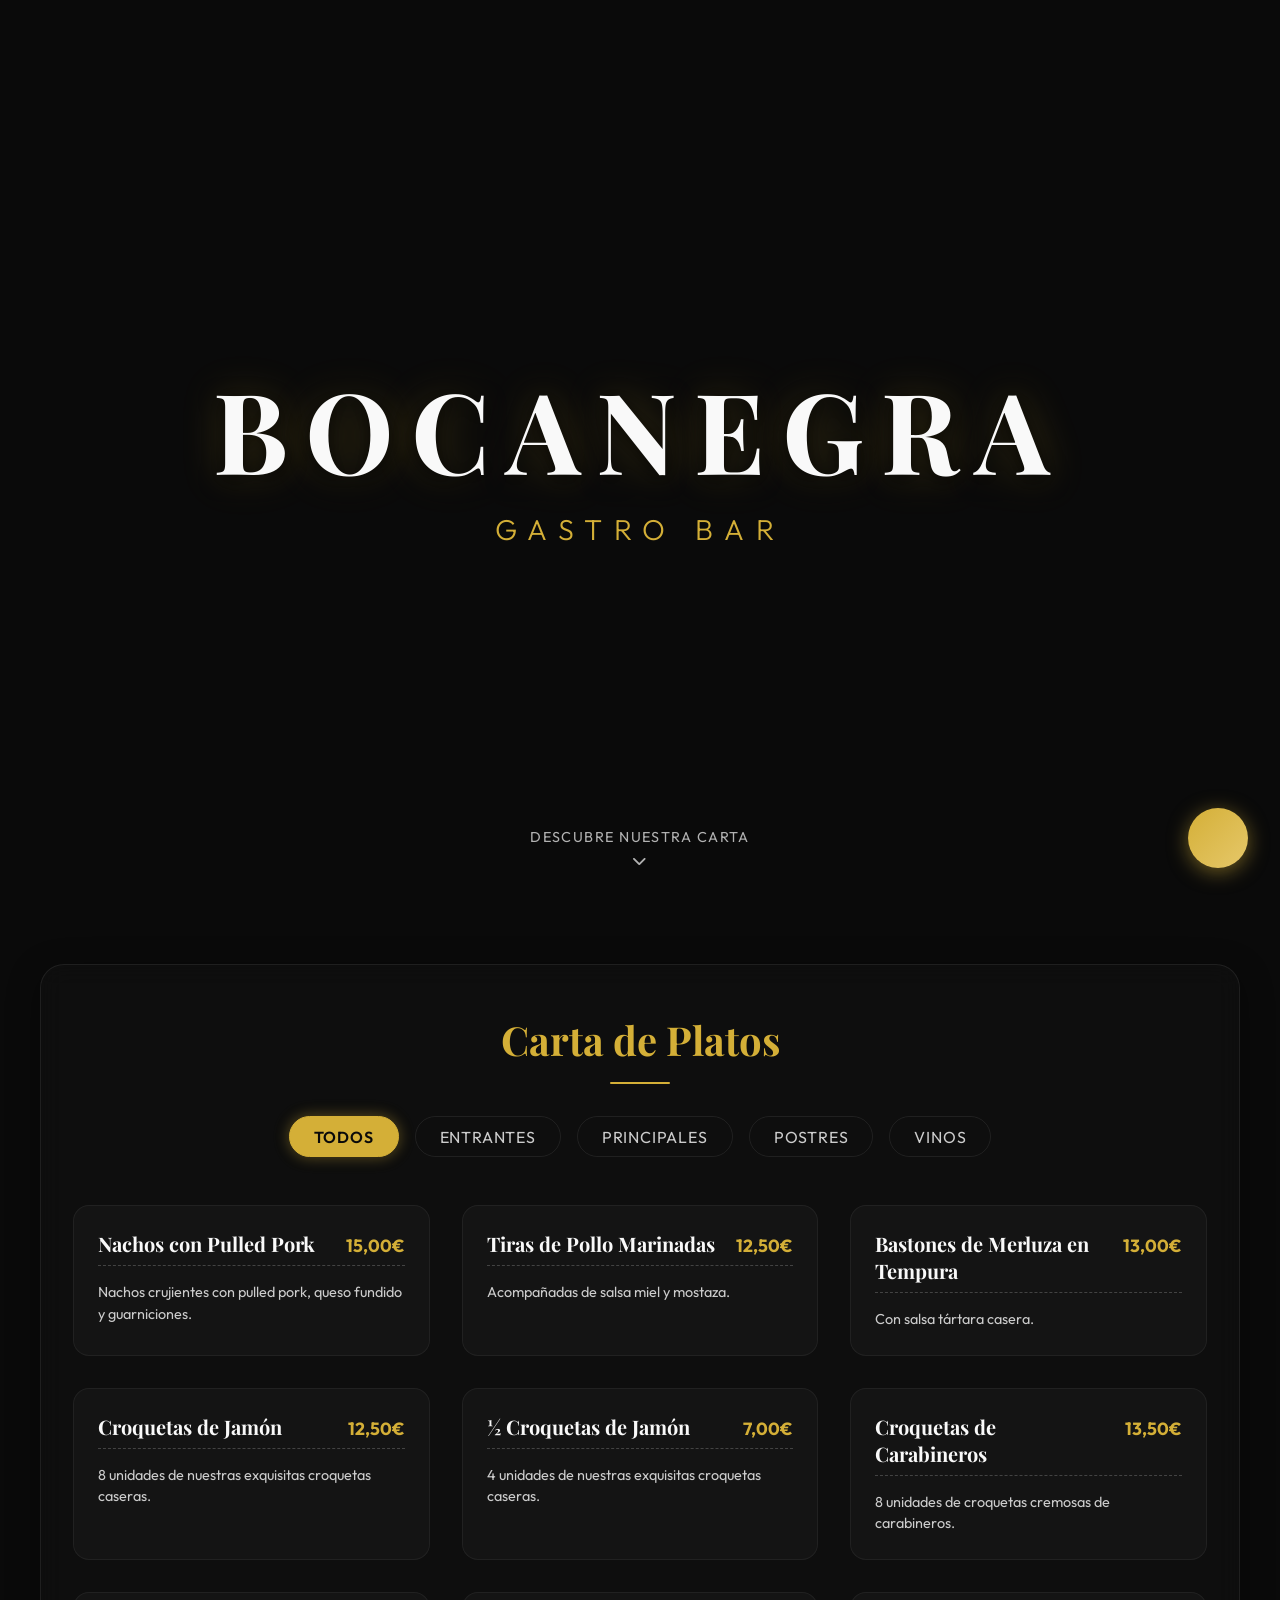
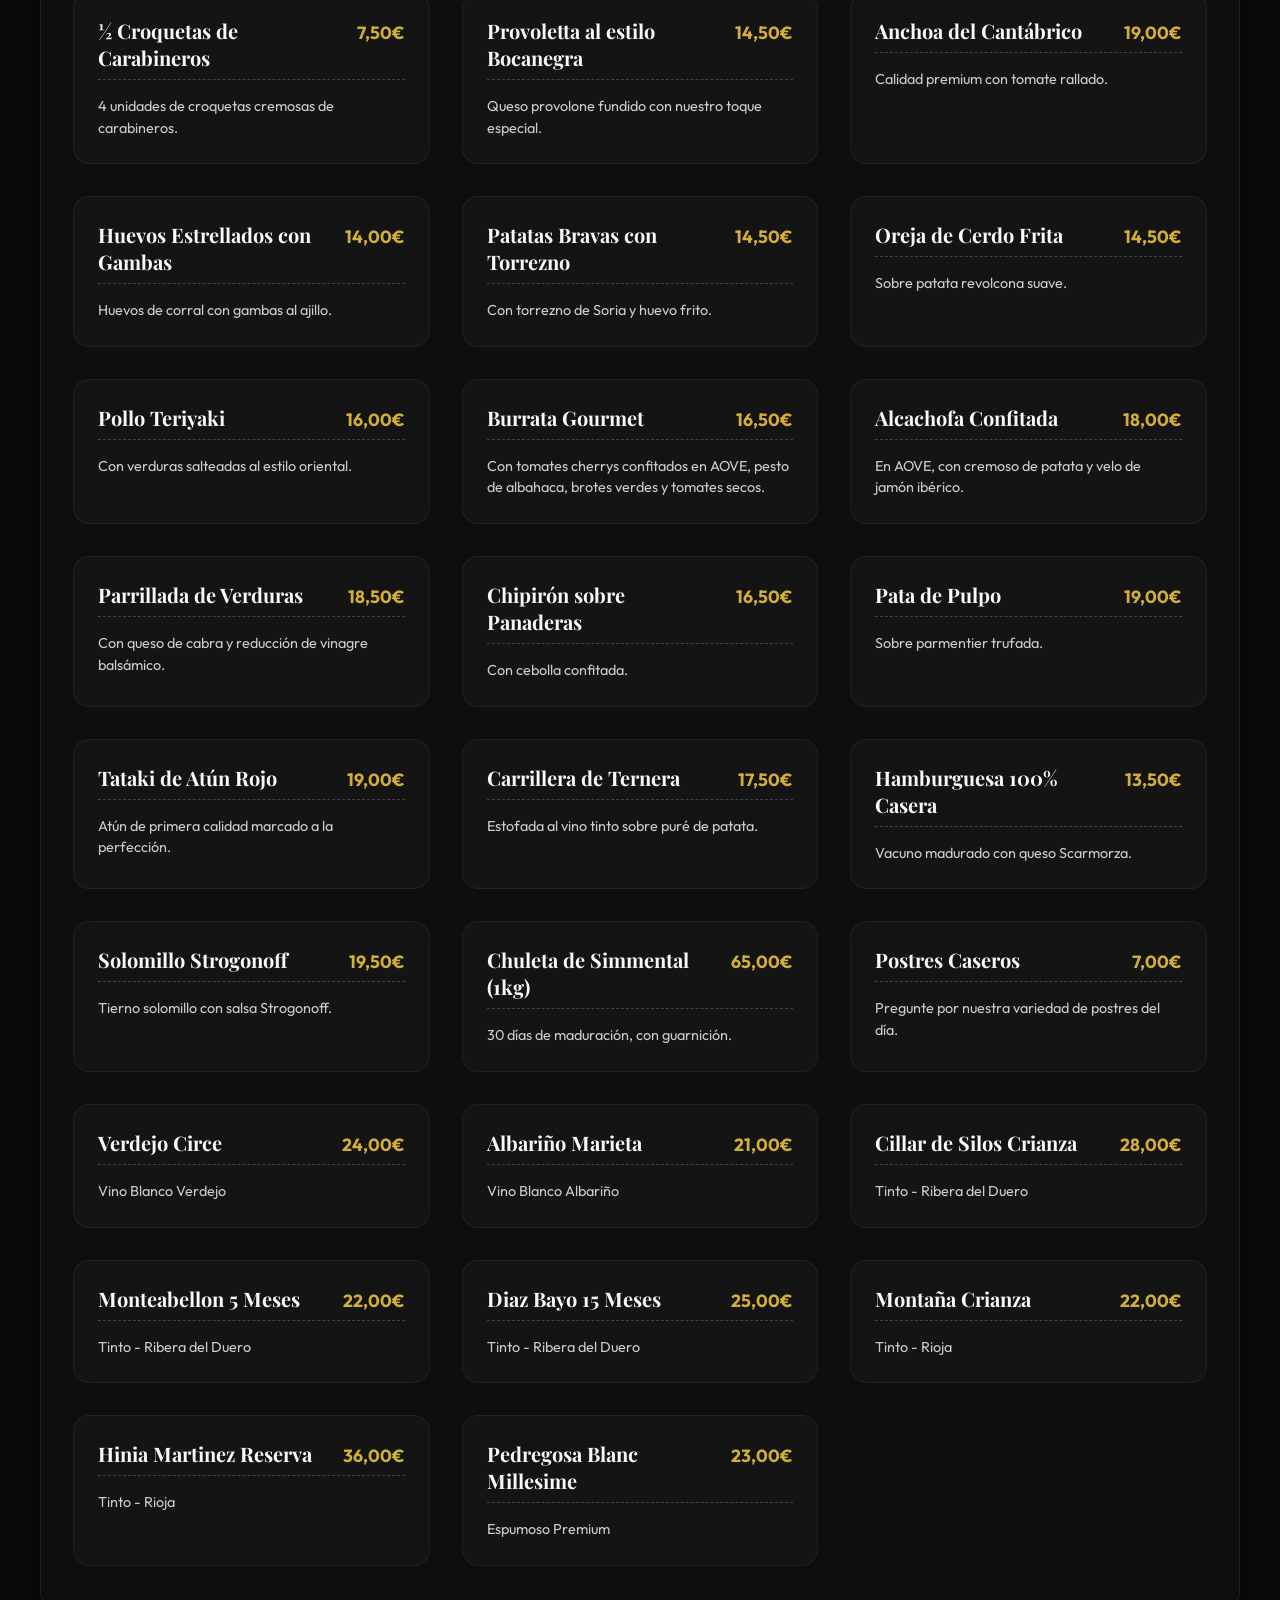
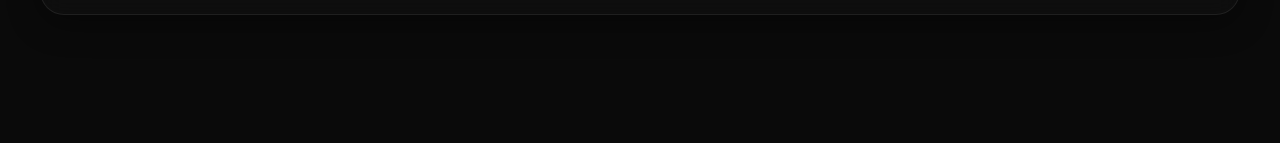
<file: index_autocontenido.html>
<!DOCTYPE html>
<html lang="es">

<head>
    <meta charset="UTF-8">
    <meta name="viewport" content="width=device-width, initial-scale=1.0">
    <title>BOCANEGRA Gastro Bar</title>
    <!-- Fonts -->
    <link rel="preconnect" href="https://fonts.googleapis.com">
    <link rel="preconnect" href="https://fonts.gstatic.com" crossorigin>
    <link
        href="https://fonts.googleapis.com/css2?family=Outfit:wght@300;400;500;700&family=Playfair+Display:ital,wght@0,400;0,600;0,700;1,400&display=swap"
        rel="stylesheet">
    <!-- Icons -->
    <link rel="stylesheet" href="https://cdnjs.cloudflare.com/ajax/libs/font-awesome/6.4.0/css/all.min.css">

    <style>
        :root {
            --primary: #D4AF37;
            /* Premium Gold */
            --primary-hover: #b5952f;
            --dark-bg: #0a0a0a;
            --text-main: #f9f9f9;
            --text-muted: #cccccc;

            /* Glassmorphism variables */
            --glass-bg: rgba(20, 20, 20, 0.4);
            --glass-border: rgba(255, 255, 255, 0.08);
            --glass-shadow: 0 8px 32px 0 rgba(0, 0, 0, 0.37);
            --glass-blur: blur(12px);

            /* Typography */
            --font-heading: 'Playfair Display', serif;
            --font-body: 'Outfit', sans-serif;
        }

        * {
            margin: 0;
            padding: 0;
            box-sizing: border-box;
        }

        body,
        html {
            width: 100%;
            min-height: 100vh;
            font-family: var(--font-body);
            color: var(--text-main);
            background-color: var(--dark-bg);
            overflow-x: hidden;
            scroll-behavior: smooth;
        }

        /* Base background setup for the image provided */
        body {
            /* 
               NOTA: Como asistente de IA basado en texto, no puedo extraer los datos (en formato base64) de la imagen 
               que copiaste en mi interfaz gráfica. Aquí he incluido un placeholder base64 (una pixel negro transparente). 
               Para que funcione con tu imagen real, debes convertirla a base64 y pegar el código gigantesco 
               donde dice "PEGA_AQUI_TU_IMAGEN_BASE64". 
               Puedes usar un sitio como base64-image.de para convertirla.
            */
            background-image: url('[data-uri]');
            background-size: cover;
            background-position: center;
            background-attachment: fixed;
            background-repeat: no-repeat;
        }

        /* Overlay to darken background and make text pop */
        .bg-overlay {
            position: fixed;
            top: 0;
            left: 0;
            right: 0;
            bottom: 0;
            background: linear-gradient(to bottom, rgba(10, 10, 10, 0.85) 0%, rgba(10, 10, 10, 0.6) 50%, rgba(10, 10, 10, 0.9) 100%);
            backdrop-filter: blur(5px);
            -webkit-backdrop-filter: blur(5px);
            z-index: -1;
        }

        /* --- Typography & Animations --- */
        .logo-main {
            font-family: var(--font-heading);
            font-size: clamp(3rem, 10vw, 7rem);
            font-weight: 700;
            letter-spacing: 0.15em;
            text-transform: uppercase;
            color: var(--text-main);
            text-shadow: 0 4px 20px rgba(0, 0, 0, 0.8), 0 0 40px rgba(212, 175, 55, 0.3);
            margin-bottom: 0.5rem;
        }

        .logo-sub {
            font-family: var(--font-body);
            font-size: clamp(1rem, 3vw, 1.8rem);
            font-weight: 300;
            letter-spacing: 0.4em;
            color: var(--primary);
            text-transform: uppercase;
        }

        /* --- Header / Hero Section --- */
        .hero {
            height: 100vh;
            display: flex;
            flex-direction: column;
            justify-content: center;
            align-items: center;
            text-align: center;
            position: relative;
            padding: 2rem;
        }

        .scroll-indicator {
            position: absolute;
            bottom: 2rem;
            display: flex;
            flex-direction: column;
            align-items: center;
            gap: 0.5rem;
            opacity: 0.7;
            font-size: 0.9rem;
            letter-spacing: 0.1em;
            text-transform: uppercase;
        }

        /* --- Menu Section --- */
        .menu-section {
            padding: 4rem 1rem 8rem 1rem;
            display: flex;
            justify-content: center;
        }

        .glass-container {
            width: 100%;
            max-width: 1200px;
            background: var(--glass-bg);
            backdrop-filter: var(--glass-blur);
            -webkit-backdrop-filter: var(--glass-blur);
            border: 1px solid var(--glass-border);
            border-radius: 24px;
            padding: 3rem 2rem;
            box-shadow: var(--glass-shadow);
        }

        .section-title {
            font-family: var(--font-heading);
            font-size: 2.5rem;
            text-align: center;
            margin-bottom: 2rem;
            color: var(--primary);
            position: relative;
        }

        .section-title::after {
            content: '';
            display: block;
            width: 60px;
            height: 2px;
            background: var(--primary);
            margin: 1rem auto 0;
            border-radius: 2px;
        }

        .menu-filters {
            display: flex;
            justify-content: center;
            flex-wrap: wrap;
            gap: 1rem;
            margin-bottom: 3rem;
        }

        .filter-btn {
            background: transparent;
            border: 1px solid var(--glass-border);
            color: var(--text-muted);
            padding: 0.6rem 1.5rem;
            border-radius: 30px;
            font-family: var(--font-body);
            font-size: 1rem;
            cursor: pointer;
            transition: all 0.3s ease;
            text-transform: uppercase;
            letter-spacing: 0.05em;
        }

        .filter-btn:hover {
            border-color: var(--primary);
            color: var(--text-main);
        }

        .filter-btn.active {
            background: var(--primary);
            color: var(--dark-bg);
            border-color: var(--primary);
            font-weight: 600;
            box-shadow: 0 0 15px rgba(212, 175, 55, 0.4);
        }

        .menu-grid {
            display: grid;
            grid-template-columns: repeat(auto-fill, minmax(300px, 1fr));
            gap: 2rem;
        }

        .menu-item {
            padding: 1.5rem;
            border-radius: 16px;
            background: rgba(255, 255, 255, 0.03);
            border: 1px solid rgba(255, 255, 255, 0.05);
            transition: transform 0.3s ease, background 0.3s ease;
            display: flex;
            flex-direction: column;
            gap: 0.5rem;
        }

        .menu-item:hover {
            transform: translateY(-5px);
            background: rgba(255, 255, 255, 0.08);
            border-color: var(--primary);
        }

        .item-header {
            display: flex;
            justify-content: space-between;
            align-items: baseline;
            gap: 1rem;
            border-bottom: 1px dashed rgba(255, 255, 255, 0.2);
            padding-bottom: 0.5rem;
        }

        .item-title {
            font-family: var(--font-heading);
            font-size: 1.25rem;
            color: var(--text-main);
        }

        .item-price {
            font-weight: 700;
            color: var(--primary);
            font-size: 1.1rem;
        }

        .item-desc {
            font-size: 0.9rem;
            color: var(--text-muted);
            line-height: 1.5;
            margin-top: 0.5rem;
        }

        /* --- AI Chat System --- */
        .chat-fab {
            position: fixed;
            bottom: 2rem;
            right: 2rem;
            width: 60px;
            height: 60px;
            border-radius: 50%;
            background: linear-gradient(135deg, var(--primary), #e6c86a);
            color: var(--dark-bg);
            border: none;
            font-size: 1.5rem;
            display: flex;
            justify-content: center;
            align-items: center;
            cursor: pointer;
            box-shadow: 0 4px 20px rgba(212, 175, 55, 0.5);
            z-index: 100;
            transition: transform 0.3s cubic-bezier(0.175, 0.885, 0.32, 1.275);
        }

        .chat-fab:hover {
            transform: scale(1.1);
        }

        .pulse {
            animation: pulse-ring 2s infinite;
        }

        @keyframes pulse-ring {
            0% {
                box-shadow: 0 0 0 0 rgba(212, 175, 55, 0.6);
            }

            70% {
                box-shadow: 0 0 0 20px rgba(212, 175, 55, 0);
            }

            100% {
                box-shadow: 0 0 0 0 rgba(212, 175, 55, 0);
            }
        }

        .chat-wrapper {
            position: fixed;
            bottom: 6rem;
            right: 2rem;
            width: 350px;
            height: 500px;
            max-height: calc(100vh - 150px);
            background: rgba(15, 15, 15, 0.85);
            backdrop-filter: blur(20px);
            -webkit-backdrop-filter: blur(20px);
            border: 1px solid var(--glass-border);
            border-radius: 20px;
            box-shadow: 0 10px 40px rgba(0, 0, 0, 0.5);
            display: flex;
            flex-direction: column;
            z-index: 99;
            overflow: hidden;
            transition: all 0.4s cubic-bezier(0.165, 0.84, 0.44, 1);
            transform-origin: bottom right;
            opacity: 1;
            transform: scale(1);
        }

        .chat-wrapper.hidden {
            opacity: 0;
            transform: scale(0.8);
            pointer-events: none;
        }

        .chat-header {
            padding: 1.2rem;
            display: flex;
            justify-content: space-between;
            align-items: center;
            background: rgba(0, 0, 0, 0.3);
            border-bottom: 1px solid var(--glass-border);
        }

        .chat-title {
            display: flex;
            align-items: center;
            gap: 0.8rem;
        }

        .chat-avatar {
            width: 40px;
            height: 40px;
            background: var(--primary);
            color: var(--dark-bg);
            border-radius: 50%;
            display: flex;
            justify-content: center;
            align-items: center;
            font-size: 1.2rem;
        }

        .chat-title h3 {
            font-size: 1rem;
            font-weight: 500;
        }

        .chat-title .status {
            font-size: 0.75rem;
            color: #4ade80;
            display: flex;
            align-items: center;
            gap: 4px;
        }

        .chat-title .status::before {
            content: '';
            width: 6px;
            height: 6px;
            background: #4ade80;
            border-radius: 50%;
            display: inline-block;
        }

        .chat-close {
            background: transparent;
            border: none;
            color: var(--text-muted);
            font-size: 1.2rem;
            cursor: pointer;
            transition: color 0.2s;
        }

        .chat-close:hover {
            color: var(--text-main);
        }

        .chat-body {
            flex: 1;
            padding: 1.2rem;
            overflow-y: auto;
            display: flex;
            flex-direction: column;
            gap: 1rem;
        }

        /* Scrollbar styles for chat */
        .chat-body::-webkit-scrollbar {
            width: 6px;
        }

        .chat-body::-webkit-scrollbar-track {
            background: transparent;
        }

        .chat-body::-webkit-scrollbar-thumb {
            background: rgba(255, 255, 255, 0.1);
            border-radius: 10px;
        }

        .message {
            display: flex;
            max-width: 85%;
        }

        .ai-message {
            align-self: flex-start;
        }

        .user-message {
            align-self: flex-end;
        }

        .bubble {
            padding: 0.8rem 1rem;
            border-radius: 16px;
            font-size: 0.9rem;
            line-height: 1.4;
        }

        .ai-message .bubble {
            background: rgba(255, 255, 255, 0.05);
            border: 1px solid rgba(255, 255, 255, 0.1);
            border-bottom-left-radius: 4px;
            color: var(--text-main);
        }

        .user-message .bubble {
            background: var(--primary);
            color: var(--dark-bg);
            border-bottom-right-radius: 4px;
            font-weight: 500;
        }

        .chat-footer {
            padding: 1rem;
            background: rgba(0, 0, 0, 0.3);
            border-top: 1px solid var(--glass-border);
        }

        .input-container {
            display: flex;
            background: rgba(255, 255, 255, 0.05);
            border: 1px solid rgba(255, 255, 255, 0.1);
            border-radius: 24px;
            padding: 0.3rem 0.3rem 0.3rem 1rem;
            transition: border-color 0.3s;
        }

        .input-container:focus-within {
            border-color: var(--primary);
        }

        #chat-input {
            flex: 1;
            background: transparent;
            border: none;
            color: var(--text-main);
            font-family: var(--font-body);
            font-size: 0.9rem;
            outline: none;
        }

        #chat-input::placeholder {
            color: var(--text-muted);
        }

        #chat-send {
            background: var(--primary);
            color: var(--dark-bg);
            border: none;
            width: 36px;
            height: 36px;
            border-radius: 50%;
            cursor: pointer;
            display: flex;
            justify-content: center;
            align-items: center;
            transition: transform 0.2s;
        }

        #chat-send:active {
            transform: scale(0.9);
        }

        /* Animations Core */
        .bounce {
            animation: bounce 2s infinite;
        }

        @keyframes bounce {

            0%,
            20%,
            50%,
            80%,
            100% {
                transform: translateY(0);
            }

            40% {
                transform: translateY(-10px);
            }

            60% {
                transform: translateY(-5px);
            }
        }

        .fade-in-up {
            animation: fadeInUp 1s ease-out forwards;
        }

        .skew-in {
            animation: skewIn 1s cubic-bezier(0.25, 0.46, 0.45, 0.94) forwards;
        }

        .slide-in-bottom {
            animation: slideInBottom 1s ease forwards;
            opacity: 0;
        }

        @keyframes fadeInUp {
            from {
                opacity: 0;
                transform: translateY(20px);
            }

            to {
                opacity: 1;
                transform: translateY(0);
            }
        }

        @keyframes skewIn {
            from {
                opacity: 0;
                transform: translateY(40px) skewY(5deg);
            }

            to {
                opacity: 1;
                transform: translateY(0) skewY(0);
            }
        }

        @keyframes slideInBottom {
            from {
                opacity: 0;
                transform: translateY(50px);
            }

            to {
                opacity: 1;
                transform: translateY(0);
            }
        }

        /* Responsive */
        @media (max-width: 768px) {
            .menu-section {
                padding: 2rem 1rem 6rem;
            }

            .glass-container {
                padding: 2rem 1rem;
            }

            .chat-wrapper {
                width: calc(100% - 2rem);
                right: 1rem;
                bottom: 5.5rem;
            }

            .chat-fab {
                right: 1rem;
                bottom: 1rem;
            }
        }
    </style>
</head>

<body>
    <div class="bg-overlay"></div>

    <header class="hero">
        <div class="logo-container">
            <h1 class="logo-main skew-in">BOCANEGRA</h1>
            <p class="logo-sub fade-in-up">GASTRO BAR</p>
        </div>
        <div class="scroll-indicator bounce">
            <p>Descubre nuestra carta</p>
            <i class="fa-solid fa-chevron-down"></i>
        </div>
    </header>

    <main class="menu-section">
        <div class="glass-container slide-in-bottom">
            <h2 class="section-title">Carta de Platos</h2>

            <div class="menu-filters">
                <button class="filter-btn active" data-filter="all">Todos</button>
                <button class="filter-btn" data-filter="entrantes">Entrantes</button>
                <button class="filter-btn" data-filter="principales">Principales</button>
                <button class="filter-btn" data-filter="postres">Postres</button>
                <button class="filter-btn" data-filter="vinos">Vinos</button>
            </div>

            <div class="menu-grid" id="menu-grid">
                <!-- Javascript will populate this -->
            </div>
        </div>
    </main>

    <!-- AI Chat System -->
    <button class="chat-fab pulse" id="chat-toggle" aria-label="Abrir Asistente">
        <i class="fa-solid fa-sparkles"></i>
    </button>

    <div class="chat-wrapper hidden" id="chat-wrapper">
        <div class="chat-header">
            <div class="chat-title">
                <div class="chat-avatar"><i class="fa-solid fa-robot"></i></div>
                <div>
                    <h3>Asistente IA</h3>
                    <span class="status">En línea</span>
                </div>
            </div>
            <button class="chat-close" id="chat-close"><i class="fa-solid fa-xmark"></i></button>
        </div>
        <div class="chat-body" id="chat-body">
            <div class="message ai-message">
                <div class="bubble">
                    <p>¡Hola! Soy la inteligencia artificial de Bocanegra Gastro Bar ✨<br><br>¿En qué te puedo ayudar?
                        Puedo recomendarte platos de la carta o sugerirte un buen maridaje.</p>
                </div>
            </div>
        </div>
        <div class="chat-footer">
            <div class="input-container">
                <input type="text" id="chat-input" placeholder="Pregunta sobre la carta..." autocomplete="off">
                <button id="chat-send" aria-label="Enviar"><i class="fa-solid fa-paper-plane"></i></button>
            </div>
        </div>
    </div>

    <script>
        // Define the Menu Structure
        const menuData = [
            // ENTRANTES
            { id: 1, title: "Nachos con Pulled Pork", price: "15,00€", description: "Nachos crujientes con pulled pork, queso fundido y guarniciones.", category: "entrantes" },
            { id: 2, title: "Tiras de Pollo Marinadas", price: "12,50€", description: "Acompañadas de salsa miel y mostaza.", category: "entrantes" },
            { id: 3, title: "Bastones de Merluza en Tempura", price: "13,00€", description: "Con salsa tártara casera.", category: "entrantes" },
            { id: 4, title: "Croquetas de Jamón", price: "12,50€", description: "8 unidades de nuestras exquisitas croquetas caseras.", category: "entrantes" },
            { id: 5, title: "½ Croquetas de Jamón", price: "7,00€", description: "4 unidades de nuestras exquisitas croquetas caseras.", category: "entrantes" },
            { id: 6, title: "Croquetas de Carabineros", price: "13,50€", description: "8 unidades de croquetas cremosas de carabineros.", category: "entrantes" },
            { id: 7, title: "½ Croquetas de Carabineros", price: "7,50€", description: "4 unidades de croquetas cremosas de carabineros.", category: "entrantes" },
            { id: 8, title: "Provoletta al estilo Bocanegra", price: "14,50€", description: "Queso provolone fundido con nuestro toque especial.", category: "entrantes" },
            { id: 9, title: "Anchoa del Cantábrico", price: "19,00€", description: "Calidad premium con tomate rallado.", category: "entrantes" },
            { id: 10, title: "Huevos Estrellados con Gambas", price: "14,00€", description: "Huevos de corral con gambas al ajillo.", category: "entrantes" },
            { id: 11, title: "Patatas Bravas con Torrezno", price: "14,50€", description: "Con torrezno de Soria y huevo frito.", category: "entrantes" },
            { id: 12, title: "Oreja de Cerdo Frita", price: "14,50€", description: "Sobre patata revolcona suave.", category: "entrantes" },
            { id: 13, title: "Pollo Teriyaki", price: "16,00€", description: "Con verduras salteadas al estilo oriental.", category: "entrantes" },

            // PRINCIPALES
            { id: 14, title: "Burrata Gourmet", price: "16,50€", description: "Con tomates cherrys confitados en AOVE, pesto de albahaca, brotes verdes y tomates secos.", category: "principales" },
            { id: 15, title: "Alcachofa Confitada", price: "18,00€", description: "En AOVE, con cremoso de patata y velo de jamón ibérico.", category: "principales" },
            { id: 16, title: "Parrillada de Verduras", price: "18,50€", description: "Con queso de cabra y reducción de vinagre balsámico.", category: "principales" },
            { id: 17, title: "Chipirón sobre Panaderas", price: "16,50€", description: "Con cebolla confitada.", category: "principales" },
            { id: 18, title: "Pata de Pulpo", price: "19,00€", description: "Sobre parmentier trufada.", category: "principales" },
            { id: 19, title: "Tataki de Atún Rojo", price: "19,00€", description: "Atún de primera calidad marcado a la perfección.", category: "principales" },
            { id: 20, title: "Carrillera de Ternera", price: "17,50€", description: "Estofada al vino tinto sobre puré de patata.", category: "principales" },
            { id: 21, title: "Hamburguesa 100% Casera", price: "13,50€", description: "Vacuno madurado con queso Scarmorza.", category: "principales" },
            { id: 22, title: "Solomillo Strogonoff", price: "19,50€", description: "Tierno solomillo con salsa Strogonoff.", category: "principales" },
            { id: 23, title: "Chuleta de Simmental (1kg)", price: "65,00€", description: "30 días de maduración, con guarnición.", category: "principales" },

            // POSTRES
            { id: 24, title: "Postres Caseros", price: "7,00€", description: "Pregunte por nuestra variedad de postres del día.", category: "postres" },

            // VINOS
            { id: 25, title: "Verdejo Circe", price: "24,00€", description: "Vino Blanco Verdejo", category: "vinos" },
            { id: 26, title: "Albariño Marieta", price: "21,00€", description: "Vino Blanco Albariño", category: "vinos" },
            { id: 27, title: "Cillar de Silos Crianza", price: "28,00€", description: "Tinto - Ribera del Duero", category: "vinos" },
            { id: 28, title: "Monteabellon 5 Meses", price: "22,00€", description: "Tinto - Ribera del Duero", category: "vinos" },
            { id: 29, title: "Diaz Bayo 15 Meses", price: "25,00€", description: "Tinto - Ribera del Duero", category: "vinos" },
            { id: 30, title: "Montaña Crianza", price: "22,00€", description: "Tinto - Rioja", category: "vinos" },
            { id: 31, title: "Hinia Martinez Reserva", price: "36,00€", description: "Tinto - Rioja", category: "vinos" },
            { id: 32, title: "Pedregosa Blanc Millesime", price: "23,00€", description: "Espumoso Premium", category: "vinos" }
        ];

        // Reference to DOM elements
        const menuGrid = document.getElementById('menu-grid');
        const filterBtns = document.querySelectorAll('.filter-btn');

        // Render Menu function
        function renderMenu(category = 'all') {
            menuGrid.innerHTML = '';

            const filteredData = category === 'all'
                ? menuData
                : menuData.filter(item => item.category === category);

            filteredData.forEach(item => {
                const menuItem = document.createElement('div');
                menuItem.className = 'menu-item';

                menuItem.innerHTML = `
                    <div class="item-header">
                        <h3 class="item-title">${item.title}</h3>
                        <span class="item-price">${item.price}</span>
                    </div>
                    <p class="item-desc">${item.description}</p>
                `;

                menuGrid.appendChild(menuItem);
            });
        }

        // Menu Filtering Logic
        filterBtns.forEach(btn => {
            btn.addEventListener('click', () => {
                // Remove active class from all
                filterBtns.forEach(b => b.classList.remove('active'));
                // Add active to clicked
                btn.classList.add('active');

                const category = btn.getAttribute('data-filter');
                // Add quick fade effect
                menuGrid.style.opacity = '0';
                setTimeout(() => {
                    renderMenu(category);
                    menuGrid.style.opacity = '1';
                    menuGrid.style.transition = 'opacity 0.4s ease';
                }, 200);
            });
        });

        // Initial Render
        renderMenu();

        // --- AI Chat Logic ---
        const chatToggle = document.getElementById('chat-toggle');
        const chatWrapper = document.getElementById('chat-wrapper');
        const chatClose = document.getElementById('chat-close');
        const chatInput = document.getElementById('chat-input');
        const chatSend = document.getElementById('chat-send');
        const chatBody = document.getElementById('chat-body');

        // Toggle Chat Window
        chatToggle.addEventListener('click', () => {
            chatWrapper.classList.toggle('hidden');
            // Remove pulse when interacted
            chatToggle.classList.remove('pulse');
            if (!chatWrapper.classList.contains('hidden')) {
                chatInput.focus();
            }
        });

        chatClose.addEventListener('click', () => {
            chatWrapper.classList.add('hidden');
        });

        // Responses logic simulation
        const responses = [
            { keys: ['hola', 'buenas', 'saludos'], text: "¡Hola! Bienvenido a Bocanegra Gastro Bar. ¿Te gustaría ver nuestra carta o reservar mesa?" },
            { keys: ['recomiend', 'sugerenc', 'mejor'], text: "Te sugiero que pruebes nuestras 'Bravas con Torrezno de Soria' o si prefieres algo más contundente, el 'Chuletón de Simmental' es espectacular. ¿Eres más de picotear o de plato principal?" },
            { keys: ['carne', 'vaca', 'chuleta', 'solomillo'], text: "¡Buena elección! Nuestra Chuleta de Simmental tiene 30 días de maduración y es una delicia. El Solomillo Strogonoff también sale riquísimo." },
            { keys: ['pescado', 'atun', 'chipiron', 'merluza'], text: "Excelente. El Tataki de Atún Rojo y el Chipirón sobre panaderas son de lo mejor que tenemos del mar actualmente." },
            { keys: ['postre', 'dulce'], text: "Tenemos postres caseros del día muy variados por 7€. ¡Pregúntanos por el de hoy!" },
            { keys: ['precio', 'cuesta'], text: "Nuestros entrantes rondan los 12-19€ y los principales entre 13-20€ (excepto el chuletón de 1kg). ¿Buscas algo en particular?" },
            { keys: ['brava', 'torrezno'], text: "Nuestras Patatas Bravas con Torrezno de Soria y huevo frito son famosas. Tienen un precio de 14,50€ y son perfectas para compartir." },
            { keys: ['vino', 'blanco', 'tinto', 'copa'], text: "Tenemos una selección de vinos excelente. Si te gusta el blanco, el Verdejo Circe (24€) es una maravilla. En tintos, el Cillar de Silos (28€) nunca falla." }
        ];

        function addMessage(text, isUser = false) {
            const msgDiv = document.createElement('div');
            msgDiv.className = `message ${isUser ? 'user-message' : 'ai-message'}`;

            msgDiv.innerHTML = `
                <div class="bubble">
                    <p>${text}</p>
                </div>
            `;

            chatBody.appendChild(msgDiv);
            chatBody.scrollTop = chatBody.scrollHeight;
        }

        function handleChat() {
            const text = chatInput.value.trim();
            if (text === '') return;

            // Add user message
            addMessage(text, true);
            chatInput.value = '';

            // Thinking delay...
            setTimeout(() => {
                // Simple mock NLP matching
                let reply = "Lo siento, no he entendido completamente. Pero te invito a echar un vistazo a nuestra carta de platos, estoy seguro de que encontrarás algo delicioso.";
                const lowerText = text.toLowerCase();

                for (let r of responses) {
                    if (r.keys.some(k => lowerText.includes(k))) {
                        reply = r.text;
                        break;
                    }
                }

                addMessage(reply, false);
            }, 800 + Math.random() * 500); // Between 0.8s and 1.3s delay for realism
        }

        chatSend.addEventListener('click', handleChat);
        chatInput.addEventListener('keypress', (e) => {
            if (e.key === 'Enter') {
                handleChat();
            }
        });
    </script>
</body>

</html>
</file>
